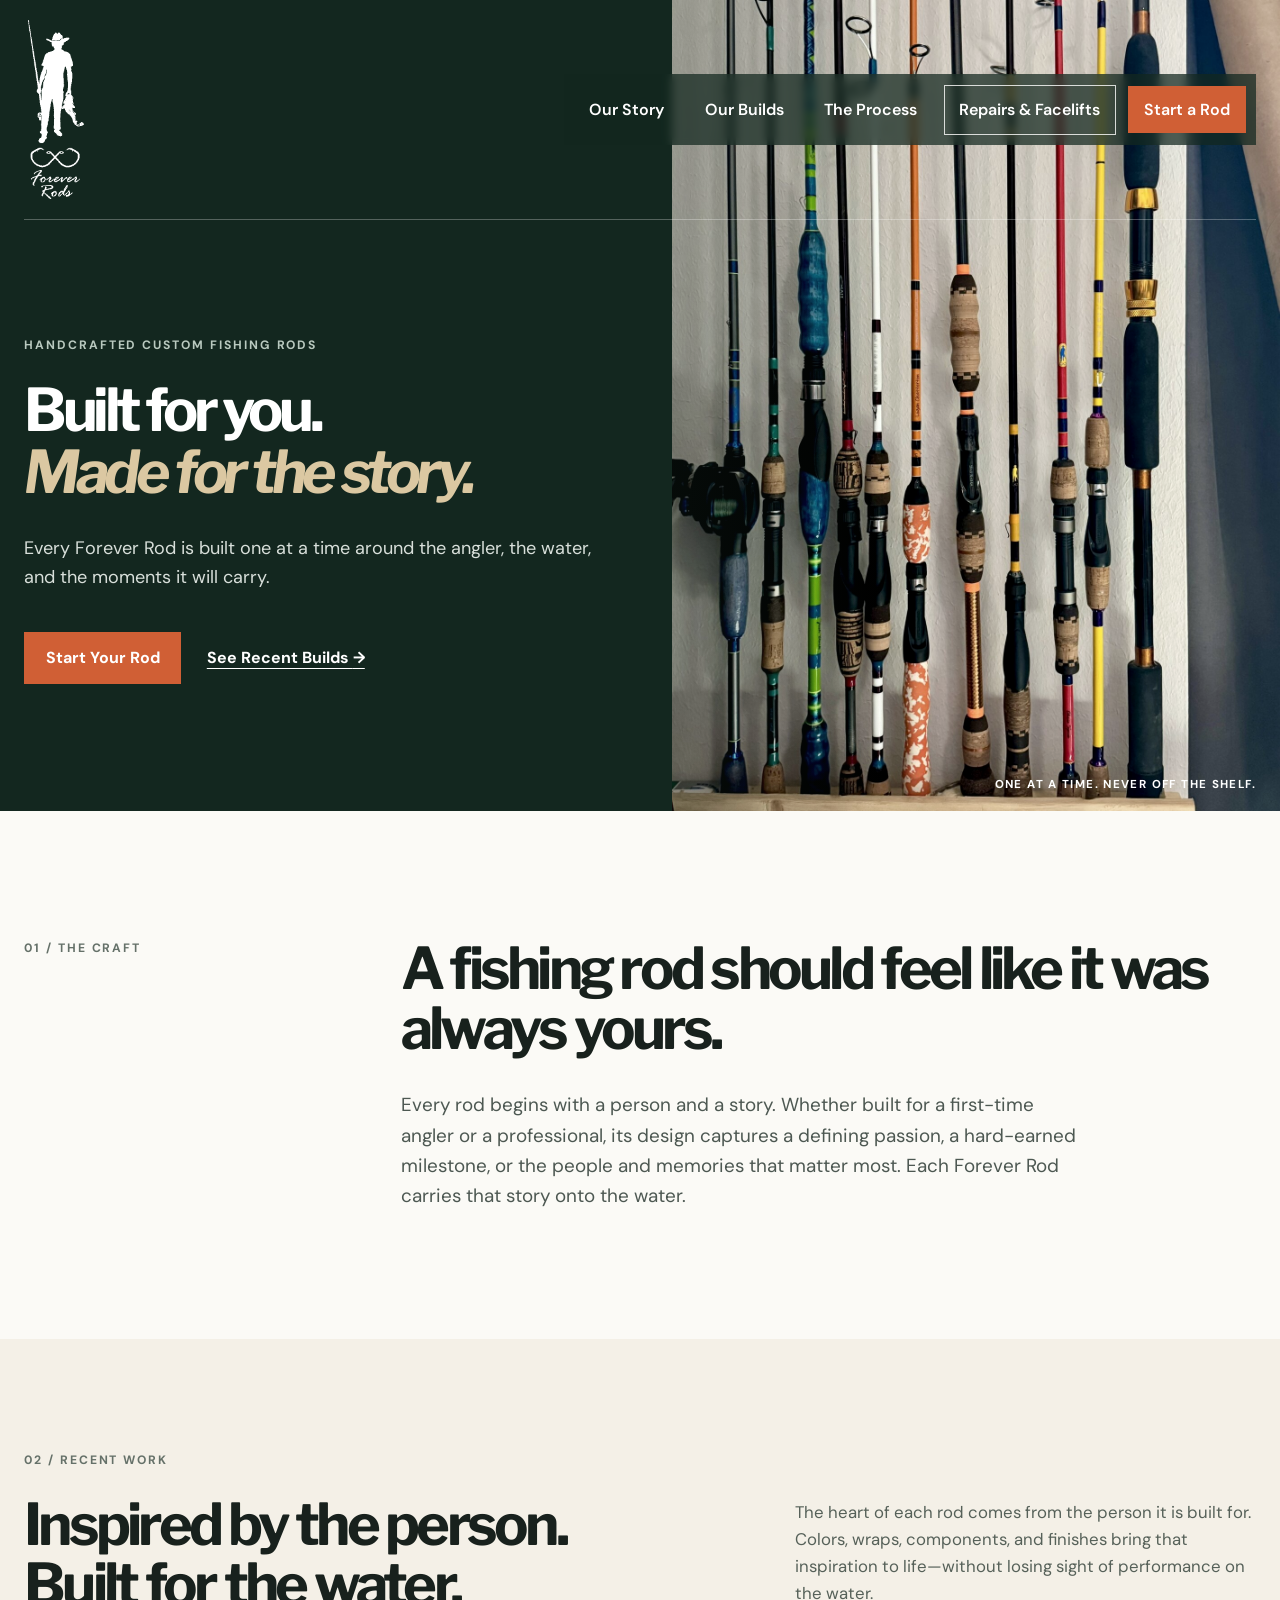
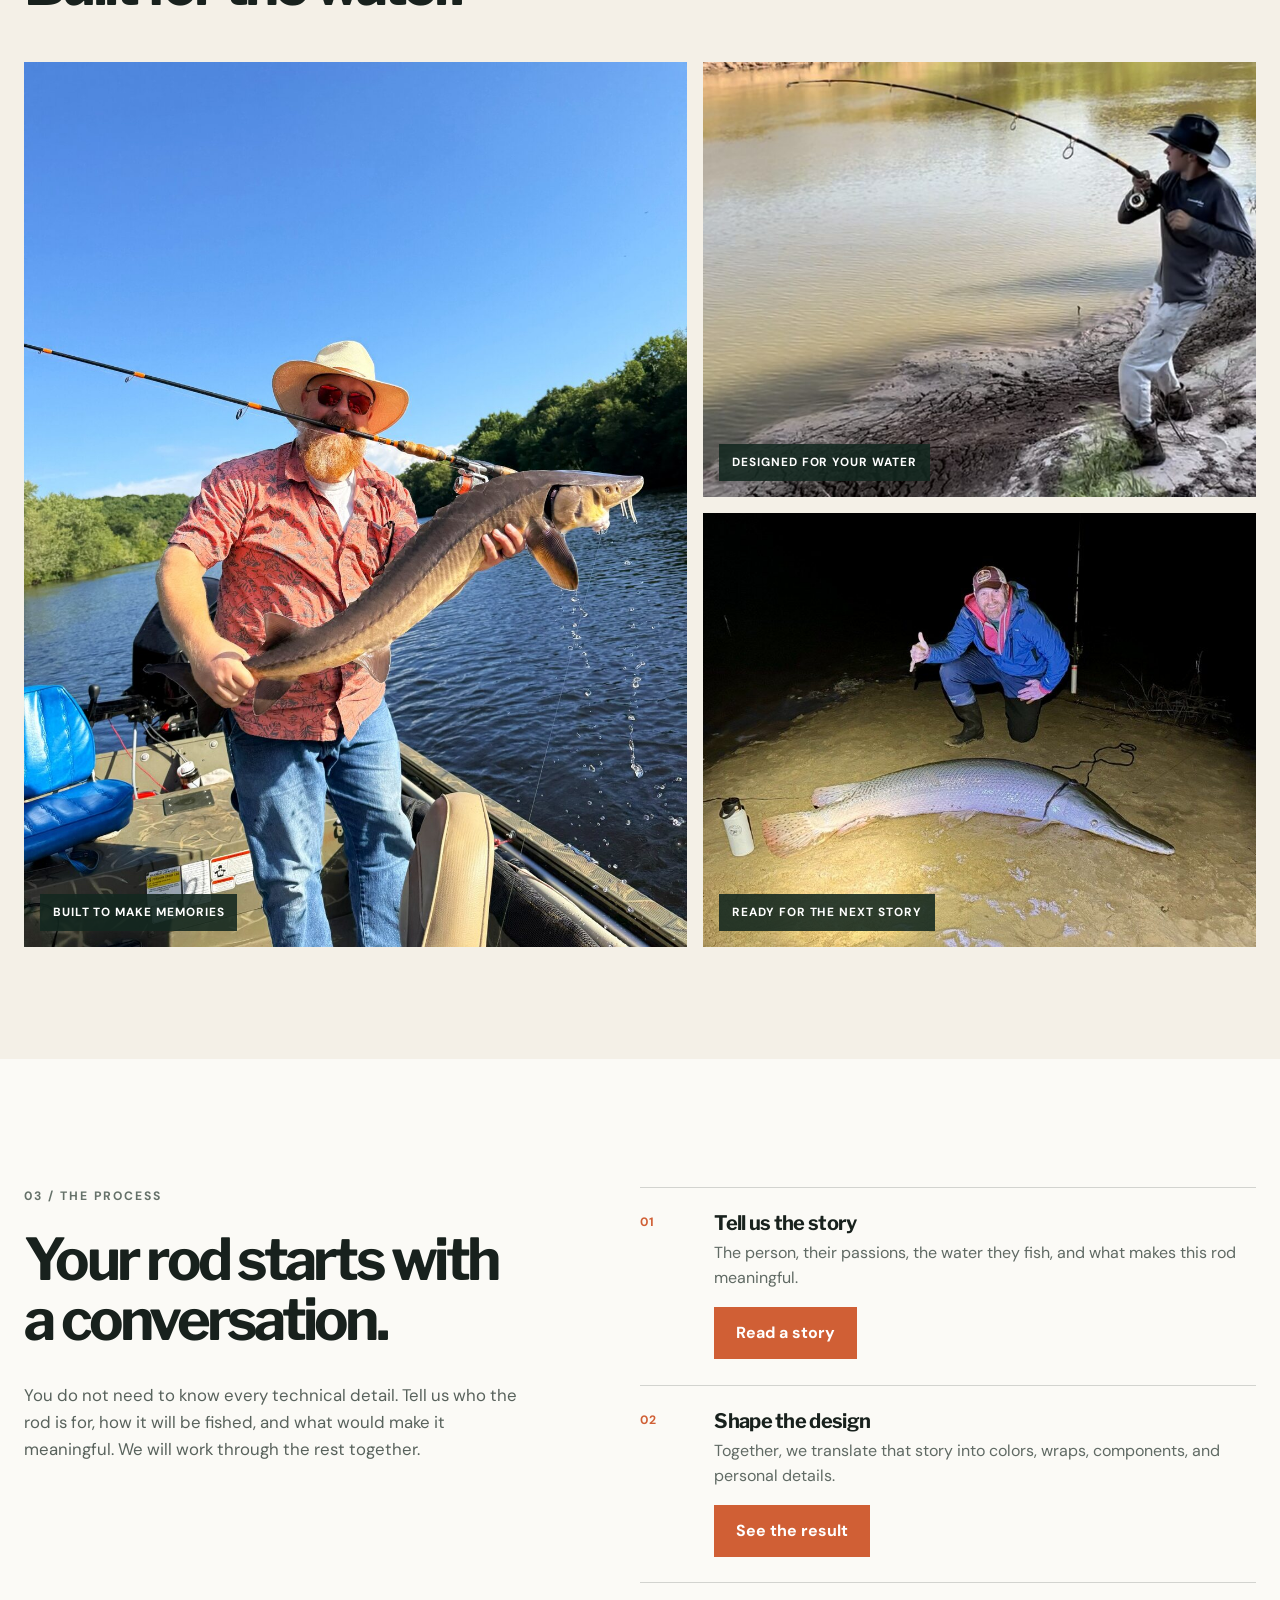
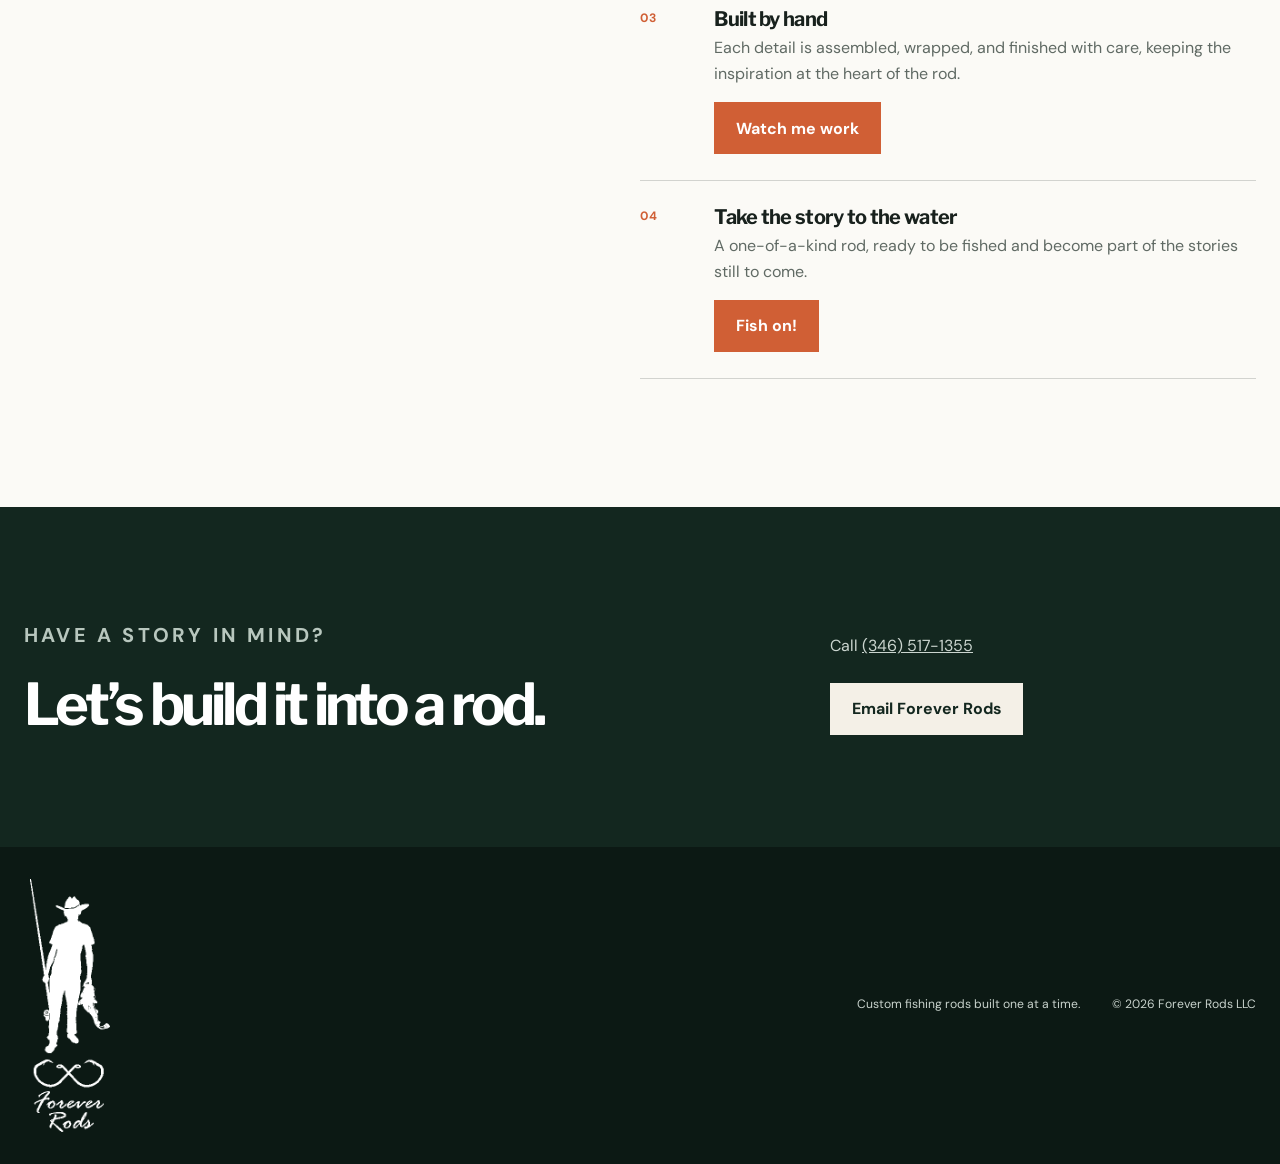
<file: index.html>
<!DOCTYPE html>
<html lang="en">
<head>
    <meta charset="UTF-8">
    <meta name="viewport" content="width=device-width, initial-scale=1.0">
    <meta name="description" content="Forever Rods builds one-of-a-kind custom fishing rods designed around the angler, the fishery, and the story behind every build.">
    <meta name="theme-color" content="#13271f">
    <title>Forever Rods | Custom Fishing Rods</title>
    <link rel="icon" href="favicon.svg" type="image/svg+xml">
    <link rel="preconnect" href="https://fonts.googleapis.com">
    <link rel="preconnect" href="https://fonts.gstatic.com" crossorigin>
    <link href="https://fonts.googleapis.com/css2?family=DM+Sans:wght@400;500;600;700&amp;family=Libre+Franklin:ital,wght@0,700;0,800;1,700&amp;display=swap" rel="stylesheet">
    <link rel="stylesheet" href="style.css?v=17">
</head>
<body>
    <a class="skip-link" href="#main">Skip to content</a>
    <header class="site-header">
        <a class="brand" href="#top" aria-label="Forever Rods home">
            <img src="Images/logo-white.png" alt="">
        </a>
        <nav aria-label="Main navigation">
            <a href="our-story.html">Our Story</a>
            <a href="our-builds.html">Our Builds</a>
            <a href="the-process.html">The Process</a>
            <a class="nav-repairs" href="repairs-and-facelifts.html"><span class="nav-repairs-full">Repairs &amp; Facelifts</span><span class="nav-repairs-short">Repairs</span></a>
            <a class="nav-cta" href="start-a-rod.html">Start a Rod</a>
        </nav>
    </header>

    <main id="main">
        <section class="hero" id="top">
            <div class="hero-copy">
                <p class="eyebrow">Handcrafted custom fishing rods</p>
                <h1>Built for you.<br><em>Made for the story.</em></h1>
                <p class="hero-lead">Every Forever Rod is built one at a time around the angler, the water, and the moments it will carry.</p>
                <div class="hero-actions">
                    <a class="button button-primary" href="start-a-rod.html">Start Your Rod</a>
                    <a class="text-link" href="our-builds.html">See Recent Builds <span aria-hidden="true">&#8594;</span></a>
                </div>
            </div>
            <div class="hero-visual">
                <img src="Images/hero-rods.jpg" alt="A collection of colorful handcrafted Forever Rods fishing rods" width="1350" height="1800">
                <p class="image-note">One at a time. Never off the shelf.</p>
            </div>
        </section>

        <section class="statement" id="craft">
            <p class="section-number">01 / The Craft</p>
            <div>
                <h2>A fishing rod should feel like it was always yours.</h2>
                <p>Every rod begins with a person and a story. Whether built for a first-time angler or a professional, its design captures a defining passion, a hard-earned milestone, or the people and memories that matter most. Each Forever Rod carries that story onto the water.</p>
            </div>
        </section>

        <section class="builds" id="builds">
            <div class="section-heading">
                <div>
                    <p class="section-number">02 / Recent Work</p>
                    <h2>Inspired by the person.<br>Built for the water.</h2>
                </div>
                <p>The heart of each rod comes from the person it is built for. Colors, wraps, components, and finishes bring that inspiration to life—without losing sight of performance on the water.</p>
            </div>
            <div class="gallery">
                <figure class="gallery-main">
                    <img src="Images/sturgeon-build.jpg" alt="Angler holding a large sturgeon caught on a custom fishing rod" width="1200" height="1600" loading="lazy">
                    <figcaption>Built to make memories</figcaption>
                </figure>
                <figure>
                    <img src="Images/action-cast.jpg" alt="Angler fighting a fish from a riverbank" width="1400" height="647" loading="lazy">
                    <figcaption>Designed for your water</figcaption>
                </figure>
                <figure id="ready-for-the-next-story">
                    <img src="Images/gar-catch.jpg" alt="Angler beside a large alligator gar caught at night" width="1400" height="647" loading="lazy">
                    <figcaption>Ready for the next story</figcaption>
                </figure>
            </div>
        </section>

        <section class="process" id="process">
            <div class="process-intro">
                <p class="section-number">03 / The Process</p>
                <h2>Your rod starts with a conversation.</h2>
                <p>You do not need to know every technical detail. Tell us who the rod is for, how it will be fished, and what would make it meaningful. We will work through the rest together.</p>
            </div>
            <ol class="process-steps">
                <li>
                    <span>01</span>
                    <div>
                        <h3>Tell us the story</h3>
                        <p>The person, their passions, the water they fish, and what makes this rod meaningful.</p>
                        <a class="button button-primary" href="our-builds.html#sturgeon-hunter">Read a story</a>
                    </div>
                </li>
                <li>
                    <span>02</span>
                    <div>
                        <h3>Shape the design</h3>
                        <p>Together, we translate that story into colors, wraps, components, and personal details.</p>
                        <a class="button button-primary" href="the-process.html#make-it-part-of-the-rod">See the result</a>
                    </div>
                </li>
                <li>
                    <span>03</span>
                    <div>
                        <h3>Built by hand</h3>
                        <p>Each detail is assembled, wrapped, and finished with care, keeping the inspiration at the heart of the rod.</p>
                        <a class="button button-primary" href="the-process.html#the-grip">Watch me work</a>
                    </div>
                </li>
                <li>
                    <span>04</span>
                    <div>
                        <h3>Take the story to the water</h3>
                        <p>A one-of-a-kind rod, ready to be fished and become part of the stories still to come.</p>
                        <a class="button button-primary" href="#ready-for-the-next-story">Fish on!</a>
                    </div>
                </li>
            </ol>
        </section>

        <section class="contact" id="contact">
            <div>
                <p class="eyebrow">Have a story in mind?</p>
                <h2>Let’s build it into a rod.</h2>
            </div>
            <div class="contact-details">
                <p>Call <a href="tel:+13465171355">(346) 517-1355</a></p>
                <a class="button button-light" href="mailto:foreverrodsco@gmail.com?subject=Custom%20Rod%20Inquiry">Email Forever Rods</a>
            </div>
        </section>
    </main>

    <footer>
        <a class="brand footer-brand" href="#top">
            <img src="Images/logo-white.png" alt="">
        </a>
        <p>Custom fishing rods built one at a time.</p>
        <p>&copy; 2026 Forever Rods LLC</p>
    </footer>
</body>
</html>
</file>
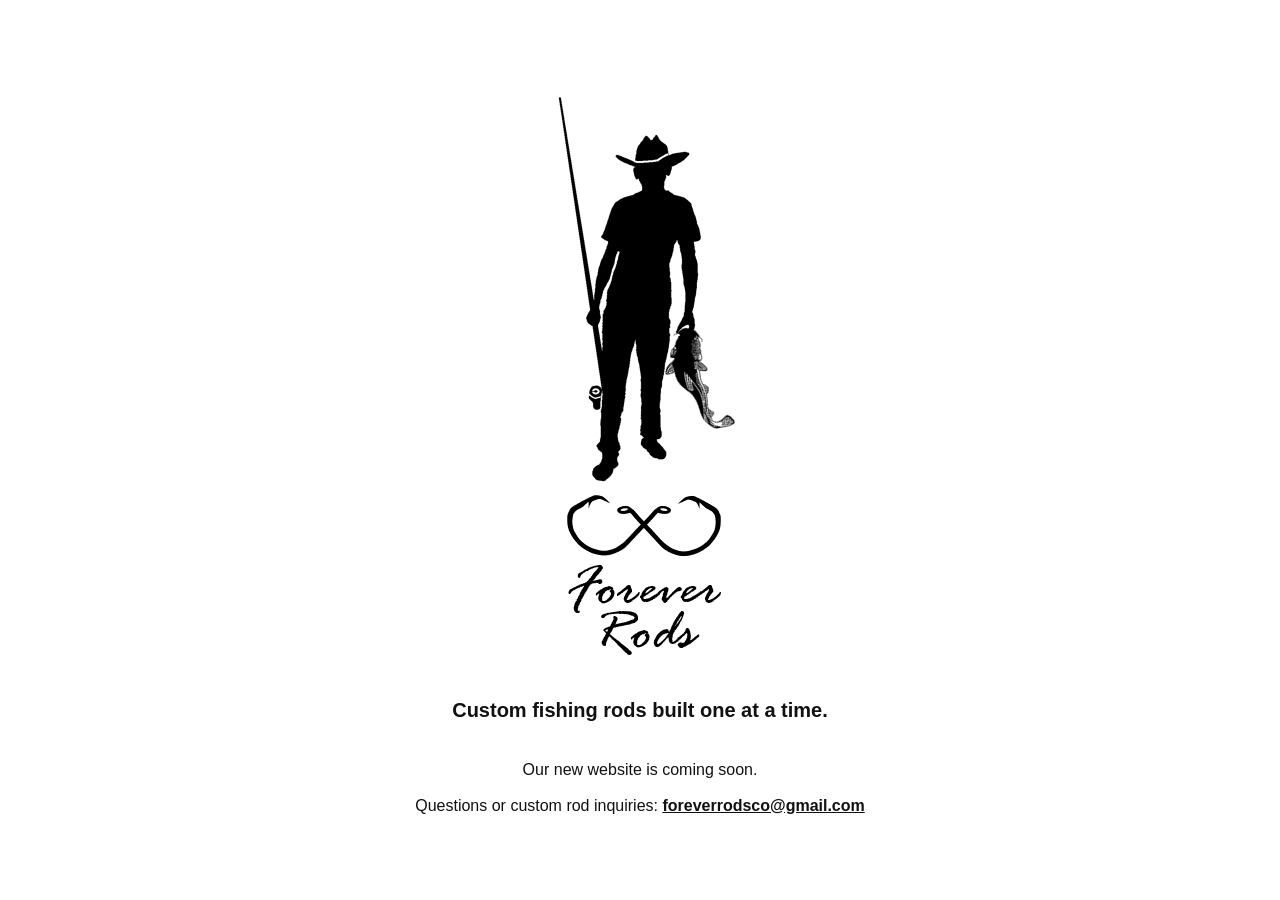
<file: coming-soon.html>
<!DOCTYPE html>
<html lang="en">
<head>
    <meta charset="UTF-8">
    <meta name="viewport" content="width=device-width, initial-scale=1.0">
    <title>Forever Rods</title>
    <link rel="stylesheet" href="coming-soon.css">
</head>
<body>
    <main class="coming-soon">
        <img src="Images/Logo.png" class="logo" alt="Forever Rods logo">
        <h2>Custom fishing rods built one at a time.</h2>
        <p>Our new website is coming soon.</p>
        <p>Questions or custom rod inquiries: <a href="mailto:foreverrodsco@gmail.com">foreverrodsco@gmail.com</a></p>
    </main>
</body>
</html>
</file>
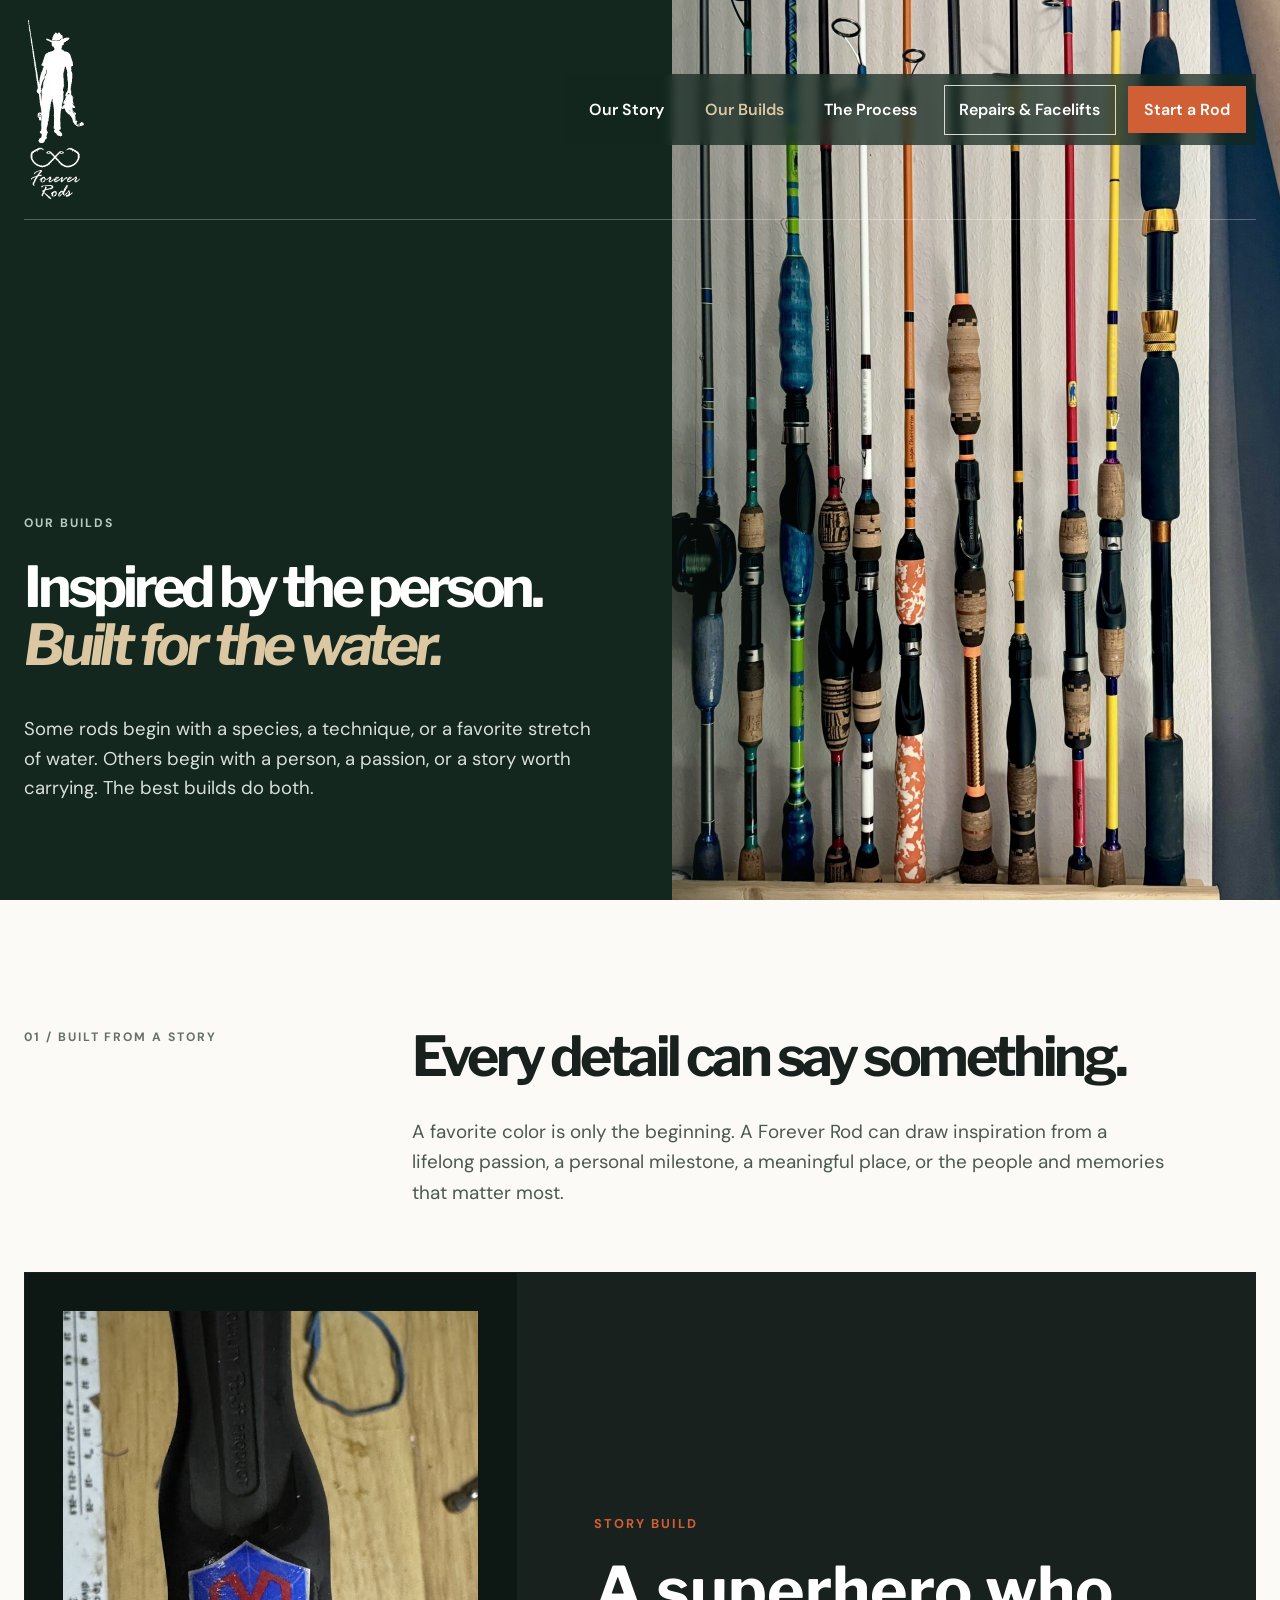
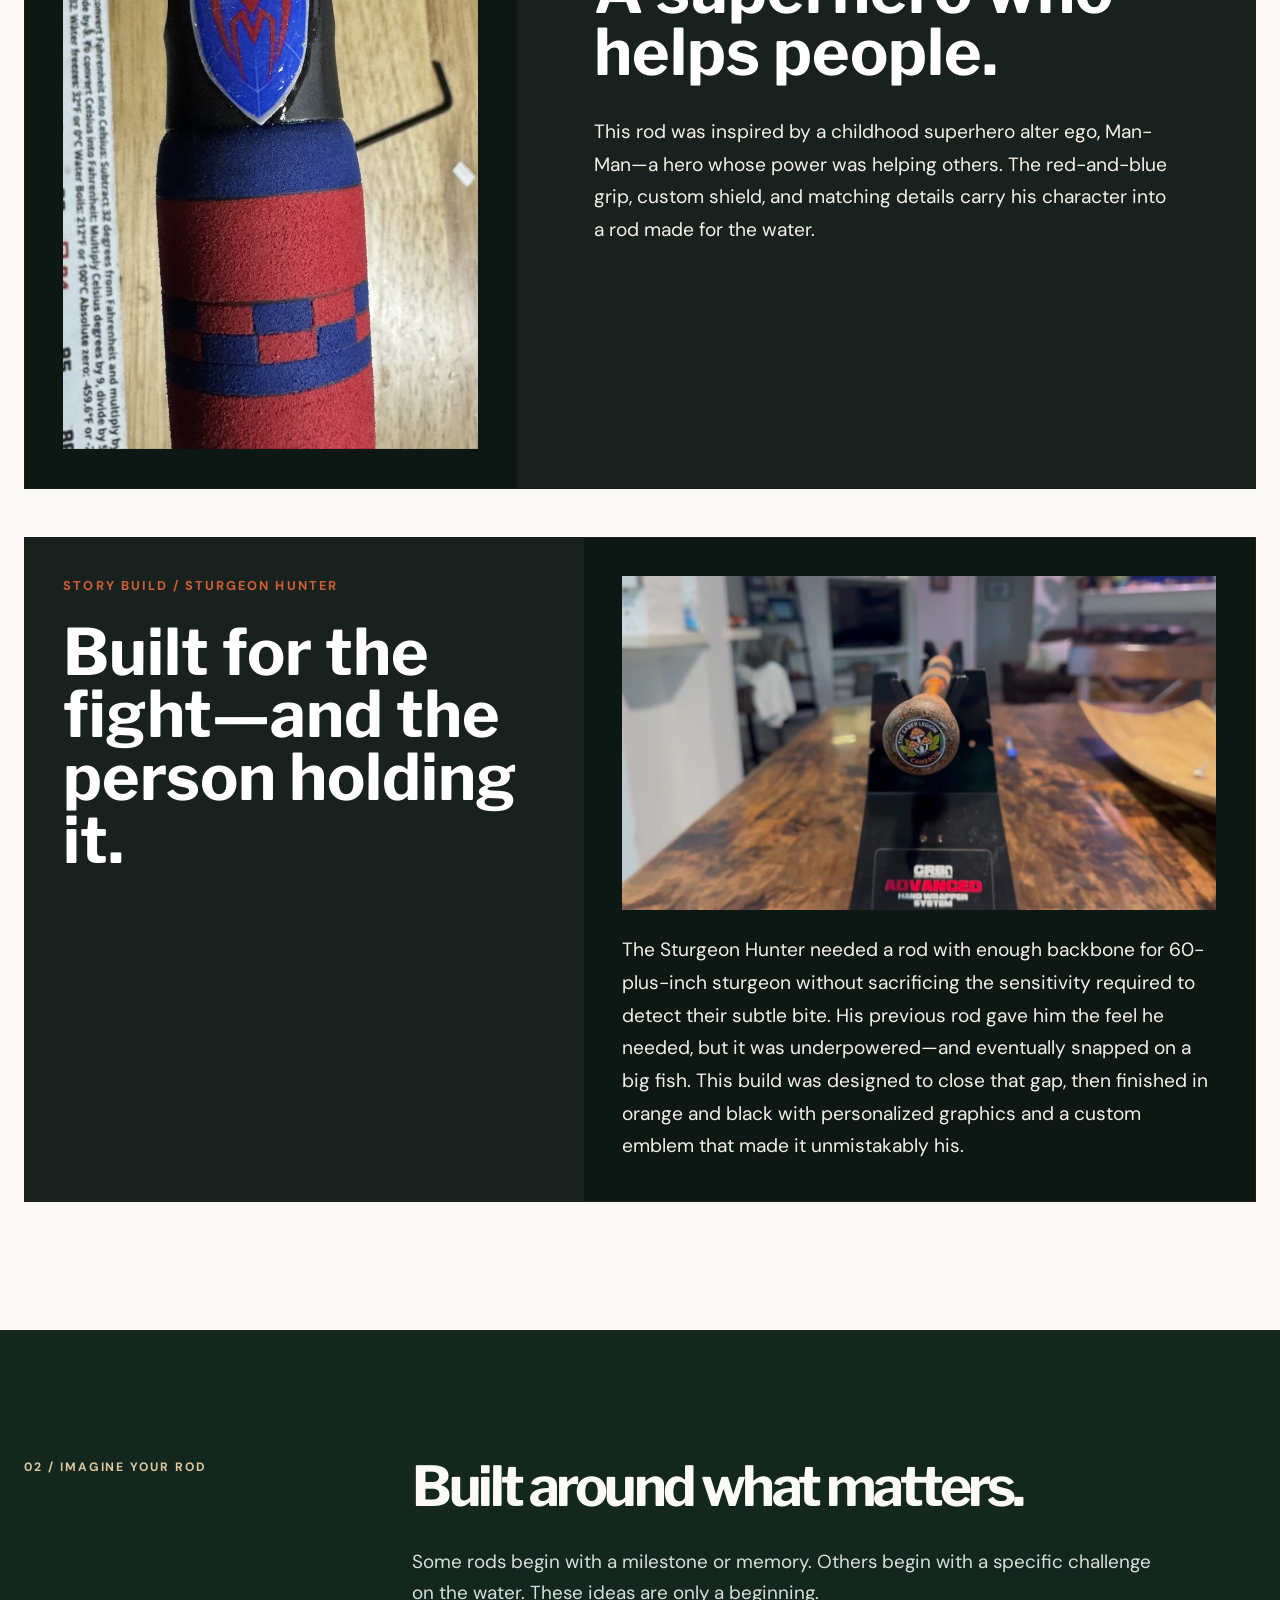
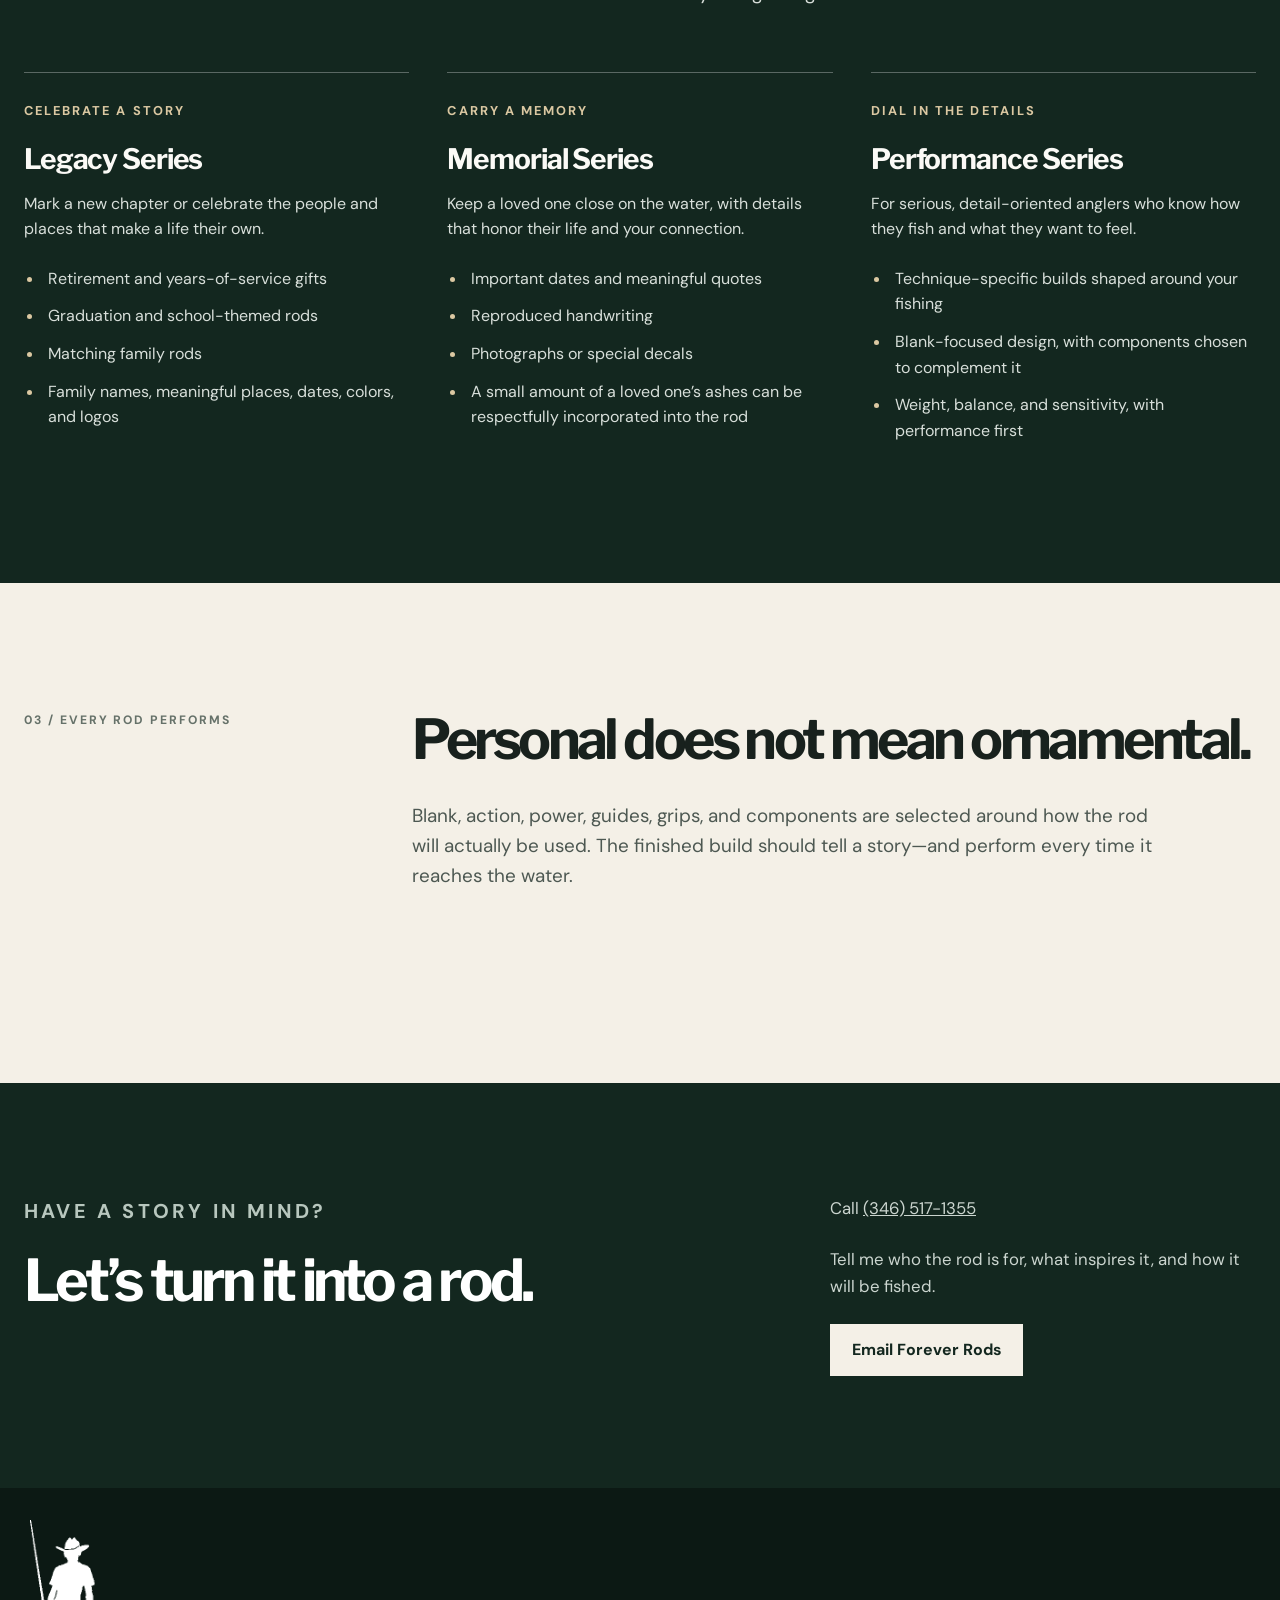
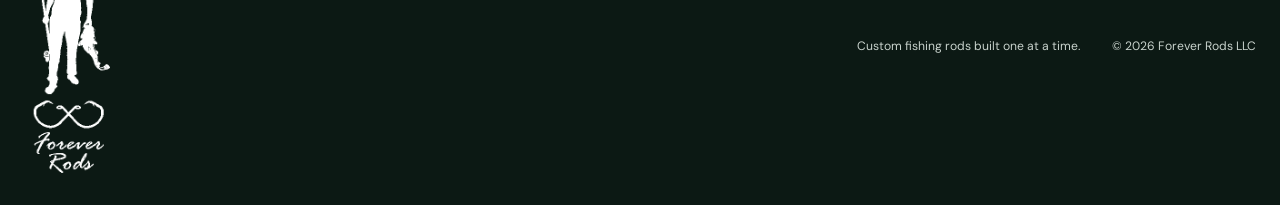
<file: our-builds.html>
<!DOCTYPE html>
<html lang="en">

<head>

    <meta charset="UTF-8">

    <meta
        name="viewport"
        content="width=device-width, initial-scale=1.0"
    >

    <meta
        name="description"
        content="Explore custom Forever Rods builds inspired by the angler, their story, and the water they fish."
    >

    <meta name="theme-color" content="#13271f">

    <title>Our Builds | Forever Rods</title>

    <link
        rel="icon"
        href="favicon.svg"
        type="image/svg+xml"
    >

    <link
        rel="preconnect"
        href="https://fonts.googleapis.com"
    >

    <link
        rel="preconnect"
        href="https://fonts.gstatic.com"
        crossorigin
    >

    <link
        href="https://fonts.googleapis.com/css2?family=DM+Sans:wght@400;500;600;700&amp;family=Libre+Franklin:ital,wght@0,700;0,800;1,700&amp;display=swap"
        rel="stylesheet"
    >

    <link rel="stylesheet" href="style.css?v=16">

</head>

<body>

    <a class="skip-link" href="#main">
        Skip to content
    </a>

    <header class="site-header builds-page-header">

        <a
            class="brand"
            href="index.html"
            aria-label="Forever Rods home"
        >
            <img src="Images/logo-white.png" alt="">
        </a>

        <nav aria-label="Main navigation">

            <a href="our-story.html">
                Our Story
            </a>

            <a
                href="our-builds.html"
                aria-current="page"
            >
                Our Builds
            </a>

            <a href="the-process.html">
                The Process
            </a>

            <a class="nav-repairs" href="repairs-and-facelifts.html"><span class="nav-repairs-full">Repairs &amp; Facelifts</span><span class="nav-repairs-short">Repairs</span></a>

            <a
                class="nav-cta"
                href="start-a-rod.html"
            >
                Start a Rod
            </a>

        </nav>

    </header>

    <main id="main">

        <section class="builds-page-hero" id="top">

            <div class="builds-page-hero-copy">

                <p class="eyebrow">
                    Our Builds
                </p>

                <h1>
                    Inspired by the person.<br>
                    <em>Built for the water.</em>
                </h1>

                <p>
                    Some rods begin with a species, a technique, or a favorite
                    stretch of water. Others begin with a person, a passion,
                    or a story worth carrying. The best builds do both.
                </p>

            </div>

            <div class="builds-page-hero-image">

                <img
                    src="Images/hero-rods.jpg"
                    alt="A collection of handcrafted custom fishing rods"
                    width="1350"
                    height="1800"
                >

            </div>

        </section>


        <section class="build-category story-builds">

            <div class="build-category-heading">

                <p class="section-number">
                    01 / Built from a story
                </p>

                <div>

                    <h2>
                        Every detail can say something.
                    </h2>

                    <p>
                        A favorite color is only the beginning. A Forever Rod
                        can draw inspiration from a lifelong passion, a personal
                        milestone, a meaningful place, or the people and memories
                        that matter most.
                    </p>

                </div>

            </div>

            <div class="story-build-grid">

                <article class="build-feature">
    <div class="build-feature-media">
        <video
            autoplay
            muted
            loop
            playsinline
            preload="metadata"
            poster="Images/superhero-build-poster.jpg"
            aria-label="Close-up views of the custom Man-Man superhero fishing rod"
        >
            <source src="Videos/superhero-build.mp4" type="video/mp4">
            Your browser does not support embedded video.
        </video>
    </div>

    <div class="build-feature-copy">
        <p class="build-label">Story Build</p>

        <h3>A superhero who helps people.</h3>

        <p>
            This rod was inspired by a childhood superhero alter ego,
            Man-Man—a hero whose power was helping others. The red-and-blue
            grip, custom shield, and matching details carry his character
            into a rod made for the water.
        </p>
    </div>
</article>

<article class="build-feature build-feature--reverse build-feature--landscape" id="sturgeon-hunter">
    <div class="build-feature-copy">
        <p class="build-label">Story Build / Sturgeon Hunter</p>

        <h3>Built for the fight—and the person holding it.</h3>

    </div>

    <div class="build-feature-media">
        <video
            autoplay
            muted
            loop
            playsinline
            preload="metadata"
            poster="Images/sturgeon-hunter-build-poster.jpg"
            aria-label="Close-up views of Cameron's custom sturgeon fishing rod"
        >
            <source src="Videos/sturgeon-hunter-build.mp4" type="video/mp4">
            Your browser does not support embedded video.
        </video>
        <p class="build-feature-description">
            The Sturgeon Hunter needed a rod with enough backbone for 60-plus-inch sturgeon
            without sacrificing the sensitivity required to detect their subtle bite.
            His previous rod gave him the feel he needed, but it was underpowered—and
            eventually snapped on a big fish. This build was designed to close that gap,
            then finished in orange and black with personalized graphics and a custom
            emblem that made it unmistakably his.
        </p>
    </div>
</article>
            </div>

        </section>


        <section class="build-category build-possibilities" aria-labelledby="possibilities-title">
            <div class="build-category-heading">
                <p class="section-number">02 / Imagine your rod</p>
                <div>
                    <h2 id="possibilities-title">Built around what matters.</h2>
                    <p>Some rods begin with a milestone or memory. Others begin with a specific challenge on the water. These ideas are only a beginning.</p>
                </div>
            </div>

            <div class="build-series-grid">
                <article class="build-series">
                    <p class="build-label">Celebrate a story</p>
                    <h3>Legacy Series</h3>
                    <p>Mark a new chapter or celebrate the people and places that make a life their own.</p>
                    <ul>
                        <li>Retirement and years-of-service gifts</li>
                        <li>Graduation and school-themed rods</li>
                        <li>Matching family rods</li>
                        <li>Family names, meaningful places, dates, colors, and logos</li>
                    </ul>
                </article>

                <article class="build-series">
                    <p class="build-label">Carry a memory</p>
                    <h3>Memorial Series</h3>
                    <p>Keep a loved one close on the water, with details that honor their life and your connection.</p>
                    <ul>
                        <li>Important dates and meaningful quotes</li>
                        <li>Reproduced handwriting</li>
                        <li>Photographs or special decals</li>
                        <li>A small amount of a loved one&rsquo;s ashes can be respectfully incorporated into the rod</li>
                    </ul>
                </article>

                <article class="build-series">
                    <p class="build-label">Dial in the details</p>
                    <h3>Performance Series</h3>
                    <p>For serious, detail-oriented anglers who know how they fish and what they want to feel.</p>
                    <ul>
                        <li>Technique-specific builds shaped around your fishing</li>
                        <li>Blank-focused design, with components chosen to complement it</li>
                        <li>Weight, balance, and sensitivity, with performance first</li>
                    </ul>
                </article>
            </div>

        </section>

        <section class="build-category performance-builds">

            <div class="build-category-heading">

                <p class="section-number">
                    03 / Every rod performs
                </p>

                <div>

                    <h2>
                        Personal does not mean ornamental.
                    </h2>

                    <p>
                        Blank, action, power, guides, grips, and components are
                        selected around how the rod will actually be used. The
                        finished build should tell a story—and perform every
                        time it reaches the water.
                    </p>

                </div>

            </div>

            <div class="performance-build-grid">

                <!-- Performance builds will go here. -->

            </div>

        </section>


        <section class="contact builds-page-contact">

            <div>

                <p class="eyebrow">
                    Have a story in mind?
                </p>

                <h2>
                    Let’s turn it into a rod.
                </h2>

            </div>

            <div class="contact-details">
                <p>Call <a href="tel:+13465171355">(346) 517-1355</a></p>

                <p>
                    Tell me who the rod is for, what inspires it, and how
                    it will be fished.
                </p>

                <a
                    class="button button-light"
                    href="mailto:foreverrodsco@gmail.com?subject=Custom%20Rod%20Inquiry"
                >
                    Email Forever Rods
                </a>


            </div>

        </section>

    </main>

    <footer>

        <a
            class="brand footer-brand"
            href="index.html"
            aria-label="Forever Rods home"
        >
            <img src="Images/logo-white.png" alt="">
        </a>

        <p>
            Custom fishing rods built one at a time.
        </p>

        <p>
            &copy; 2026 Forever Rods LLC
        </p>

    </footer>

</body>

</html>
</file>
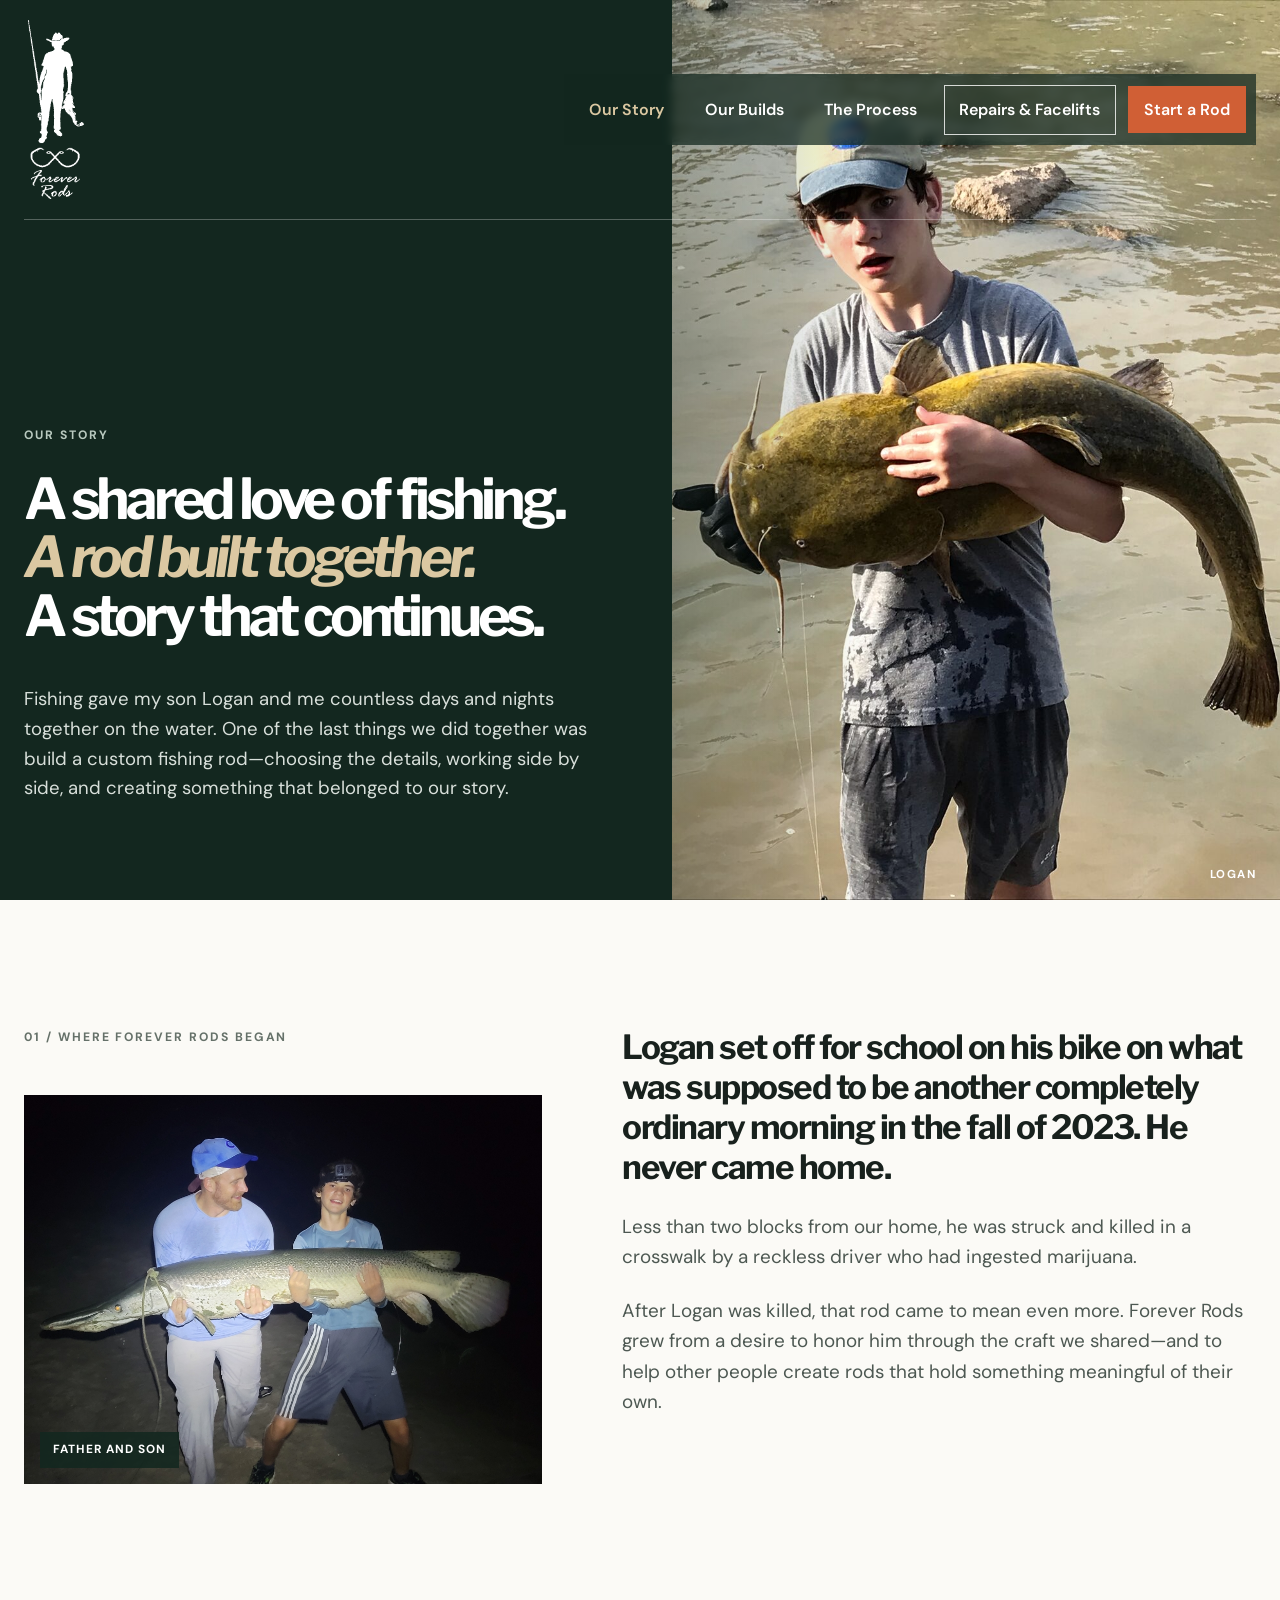
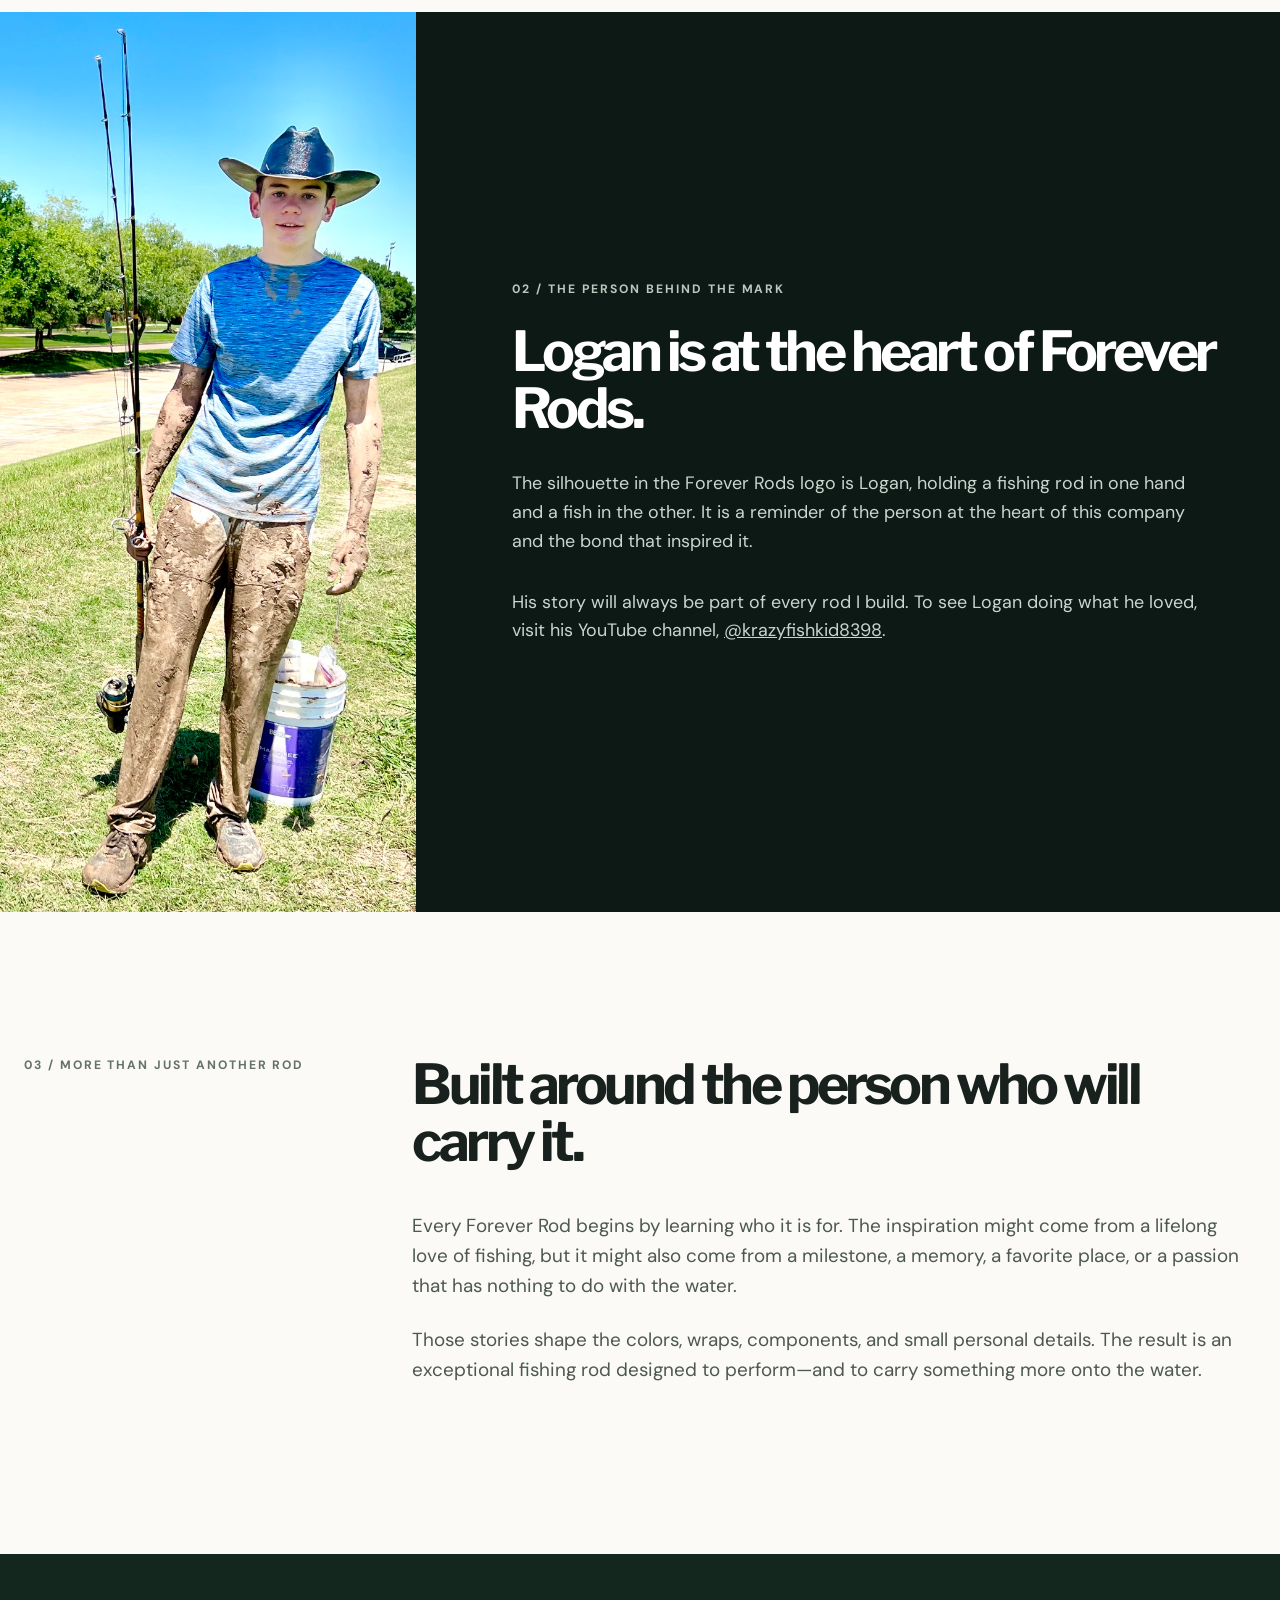
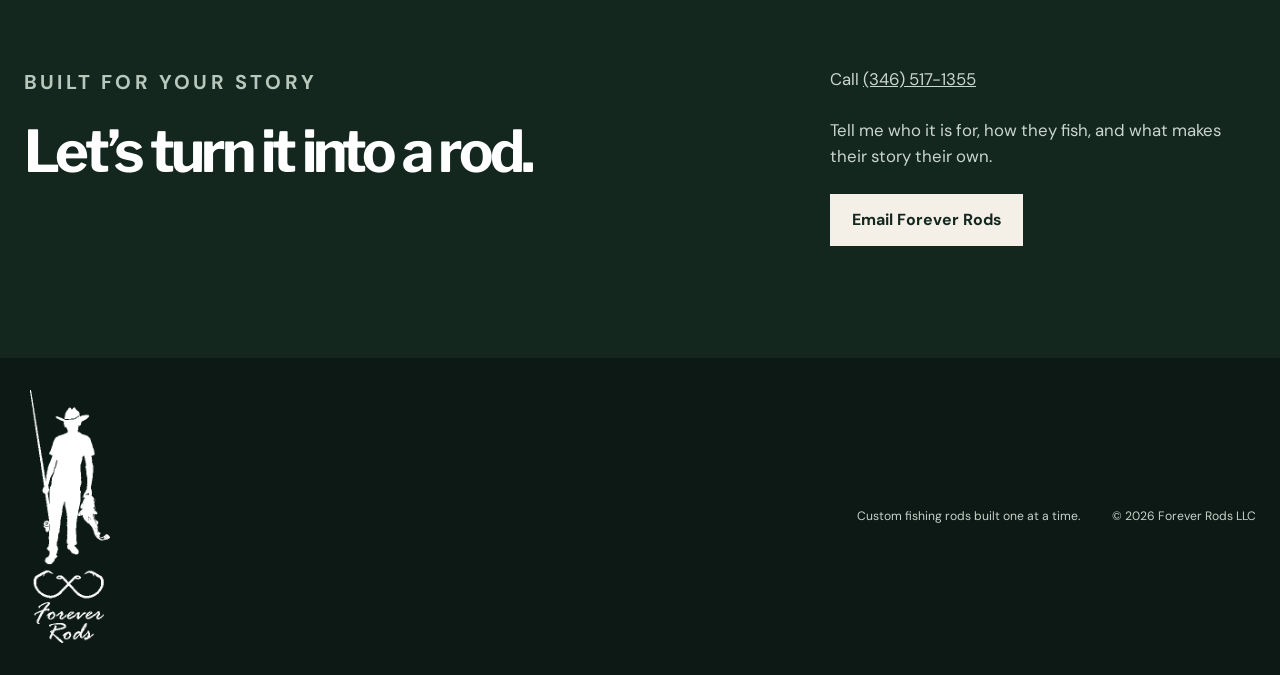
<file: our-story.html>
<!DOCTYPE html>
<html lang="en">

<head>
    <meta charset="UTF-8">
    <meta name="viewport" content="width=device-width, initial-scale=1.0">

    <meta
        name="description"
        content="The story behind Forever Rods—a custom fishing rod company inspired by Logan and a shared love of fishing."
    >

    <meta name="theme-color" content="#13271f">

    <title>Our Story | Forever Rods</title>

    <link rel="icon" href="favicon.svg" type="image/svg+xml">

    <link rel="preconnect" href="https://fonts.googleapis.com">
    <link rel="preconnect" href="https://fonts.gstatic.com" crossorigin>

    <link
        href="https://fonts.googleapis.com/css2?family=DM+Sans:wght@400;500;600;700&amp;family=Libre+Franklin:ital,wght@0,700;0,800;1,700&amp;display=swap"
        rel="stylesheet"
    >

    <link rel="stylesheet" href="style.css?v=16">
</head>

<body>

    <a class="skip-link" href="#main">Skip to content</a>

    <header class="site-header story-header">

        <a class="brand" href="index.html" aria-label="Forever Rods home">
            <img src="Images/logo-white.png" alt="">
        </a>

        <nav aria-label="Main navigation">
            <a href="our-story.html" aria-current="page">Our Story</a>
            <a href="our-builds.html">Our Builds</a>
            <a href="the-process.html">The Process</a>
            <a class="nav-repairs" href="repairs-and-facelifts.html"><span class="nav-repairs-full">Repairs &amp; Facelifts</span><span class="nav-repairs-short">Repairs</span></a>
            <a class="nav-cta" href="start-a-rod.html">Start a Rod</a>
        </nav>

    </header>

    <main id="main">

        <section class="story-hero" id="top">

            <div class="story-hero-copy">

                <p class="eyebrow">Our Story</p>

                <h1>
                    A shared love of fishing.<br>
                    <em>A rod built together.</em><br>
                    A story that continues.
                </h1>

                <p>
                    Fishing gave my son Logan and me countless days and nights
                    together on the water. One of the last things we did together
                    was build a custom fishing rod—choosing the details, working
                    side by side, and creating something that belonged to our story.
                </p>

            </div>

            <figure class="story-hero-image">

                <img
                    src="Images/featured-catch.jpg"
                    alt="Logan holding a large catfish beside the water"
                    width="1050"
                    height="1400"
                >

    <figcaption>Logan</figcaption>

</figure>

        </section>

        <section class="story-chapter story-origin">

            <p class="section-number">
                01 / Where Forever Rods began
            </p>

            <div class="story-prose">

                <p class="story-lead">
                    Logan set off for school on his bike on what was supposed
                    to be another completely ordinary morning in the fall of
                    2023. He never came home.
                </p>

                <p>
                    Less than two blocks from our home, he was struck and killed
                    in a crosswalk by a reckless driver who had ingested marijuana.
                </p>

                <p>
                    After Logan was killed, that rod came to mean even more.
                    Forever Rods grew from a desire to honor him through the craft
                    we shared—and to help other people create rods that hold
                    something meaningful of their own.
                </p>

            </div>

                <figure class="story-wide-image">

                    <img
                        src="Images/logan-gar.JPEG"
                        alt="First 7-footer"
                        width="1008"
                        height="756"
                        loading="lazy"
                    >

                    <figcaption>Father and son</figcaption>

                </figure>  



        </section>

        <section class="story-mark">

            <div class="story-mark-image">

                <img
                    src="Images/logan-logo-inspiration.jpeg"
                    alt="Logan wearing his cowboy hat and holding fishing rods after a muddy day of fishing"
                    width="797"
                    height="1459"
                    loading="lazy"
                >

            </div>

            <div class="story-mark-copy">

                <p class="section-number">
                    02 / The person behind the mark
                </p>

                <h2>
                    Logan is at the heart of Forever Rods.
                </h2>

                <p>
                    The silhouette in the Forever Rods logo is Logan, holding
                    a fishing rod in one hand and a fish in the other. It is a
                    reminder of the person at the heart of this company and the
                    bond that inspired it.
                </p>

                <p>
                    His story will always be part of every rod I build.  To see Logan doing what he loved, visit his YouTube channel,
                    <a href="https://www.youtube.com/@krazyfishkid8398"
                    target="_blank"
                    rel="noopener noreferrer">@krazyfishkid8398</a>.
                </p>

            </div>

        </section>

        <section class="story-chapter story-purpose">

            <p class="section-number">
                03 / More than just another rod
            </p>

            <div class="story-prose">

                <h2>
                    Built around the person who will carry it.
                </h2>

                <p>
                    Every Forever Rod begins by learning who it is for. The
                    inspiration might come from a lifelong love of fishing,
                    but it might also come from a milestone, a memory, a
                    favorite place, or a passion that has nothing to do with
                    the water.
                </p>

                <p>
                    Those stories shape the colors, wraps, components, and
                    small personal details. The result is an exceptional
                    fishing rod designed to perform—and to carry something
                    more onto the water.
                </p>

            </div>

        </section>

        <section class="contact story-contact">

            <div>

                <p class="eyebrow">
                    Built for your story
                </p>

                <h2>
                    Let’s turn it into a rod.
                </h2>

            </div>

            <div class="contact-details">
                <p>Call <a href="tel:+13465171355">(346) 517-1355</a></p>

                <p>
                    Tell me who it is for, how they fish, and what makes
                    their story their own.
                </p>

                <a
                    class="button button-light"
                    href="mailto:foreverrodsco@gmail.com?subject=Custom%20Rod%20Inquiry"
                >
                    Email Forever Rods
                </a>


            </div>

        </section>

    </main>

    <footer>

        <a
            class="brand footer-brand"
            href="index.html"
            aria-label="Forever Rods home"
        >
            <img src="Images/logo-white.png" alt="">
        </a>

        <p>Custom fishing rods built one at a time.</p>

        <p>&copy; 2026 Forever Rods LLC</p>

    </footer>

</body>

</html>
</file>
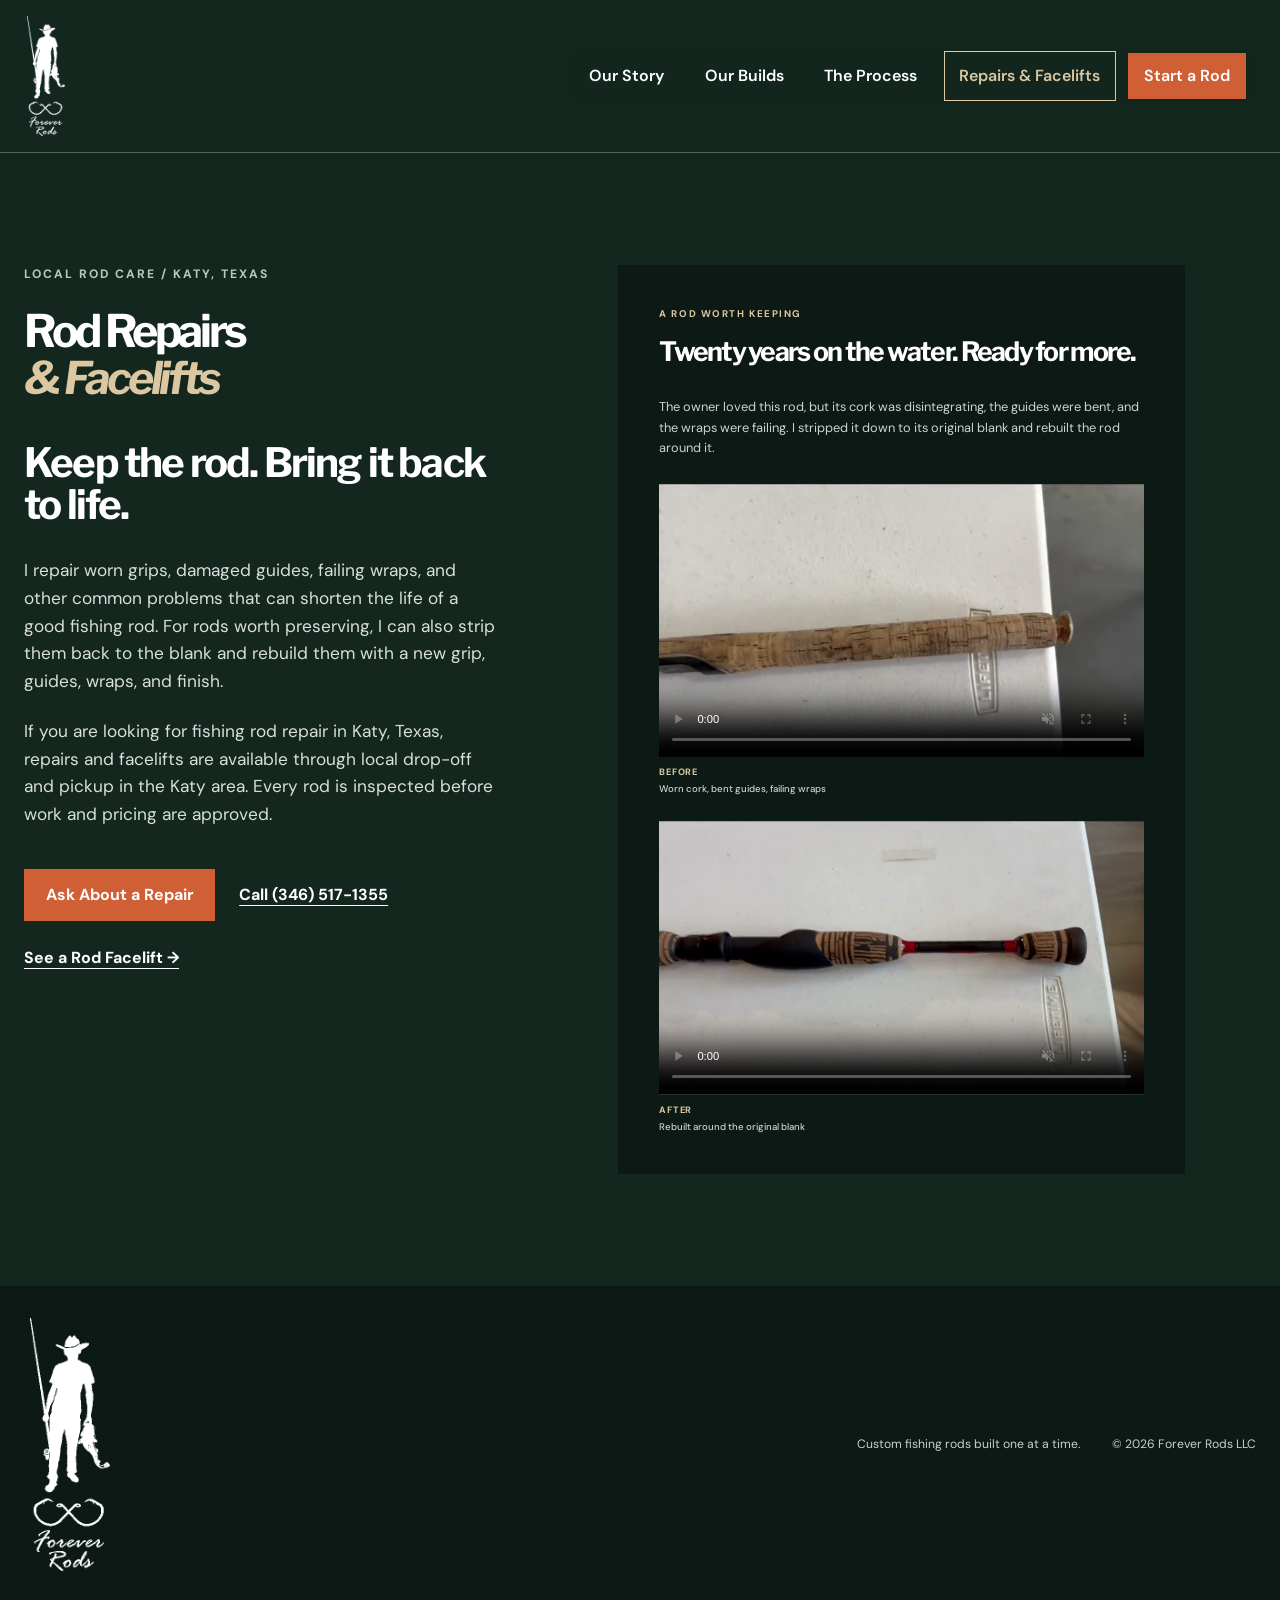
<file: repairs-and-facelifts.html>
<!DOCTYPE html>
<html lang="en">
<head>
    <meta charset="UTF-8">
    <meta name="viewport" content="width=device-width, initial-scale=1.0">
    <meta name="description" content="Forever Rods offers fishing rod repair in Katy, Texas, including grip and guide repairs and complete rod facelifts through local drop-off and pickup.">
    <meta name="theme-color" content="#13271f">
    <title>Rod Repairs &amp; Facelifts | Forever Rods</title>
    <link rel="icon" href="favicon.svg" type="image/svg+xml">
    <link rel="preconnect" href="https://fonts.googleapis.com">
    <link rel="preconnect" href="https://fonts.gstatic.com" crossorigin>
    <link href="https://fonts.googleapis.com/css2?family=DM+Sans:wght@400;500;600;700&amp;family=Libre+Franklin:ital,wght@0,700;0,800;1,700&amp;display=swap" rel="stylesheet">
    <link rel="stylesheet" href="style.css?v=16">
</head>
<body>
    <a class="skip-link" href="#main">Skip to content</a>
    <header class="site-header repair-page-header" id="top">
        <a class="brand" href="index.html" aria-label="Forever Rods home">
            <img src="Images/logo-white.png" alt="">
        </a>
        <nav aria-label="Main navigation">
            <a href="our-story.html">Our Story</a>
            <a href="our-builds.html">Our Builds</a>
            <a href="the-process.html">The Process</a>
            <a class="nav-repairs" href="repairs-and-facelifts.html" aria-current="page"><span class="nav-repairs-full">Repairs &amp; Facelifts</span><span class="nav-repairs-short">Repairs</span></a>
            <a class="nav-cta" href="start-a-rod.html">Start a Rod</a>
        </nav>
    </header>

    <main id="main">
        <section class="repairs repair-page" aria-labelledby="repairs-title">
            <div class="repairs-inner">
                <div class="repairs-copy">
                    <p class="section-number">Local rod care / Katy, Texas</p>
                    <h1 id="repairs-title">Rod Repairs<br><em>&amp; Facelifts</em></h1>
                    <h2>Keep the rod. Bring it back to life.</h2>
                    <p>I repair worn grips, damaged guides, failing wraps, and other common problems that can shorten the life of a good fishing rod. For rods worth preserving, I can also strip them back to the blank and rebuild them with a new grip, guides, wraps, and finish.</p>
                    <p>If you are looking for fishing rod repair in Katy, Texas, repairs and facelifts are available through local drop-off and pickup in the Katy area. Every rod is inspected before work and pricing are approved.</p>
                    <div class="repairs-actions">
                        <a class="button button-primary" href="mailto:foreverrodsco@gmail.com?subject=Rod%20Repair%20Inquiry">Ask About a Repair</a>
                        <a class="text-link" href="tel:+13465171355">Call (346) 517-1355</a>
                        <a class="text-link" href="#rod-facelift">See a Rod Facelift <span aria-hidden="true">&#8594;</span></a>
                    </div>
                </div>
                <div class="facelift-story" id="rod-facelift">
                    <p class="facelift-label">A rod worth keeping</p>
                    <h2>Twenty years on the water. Ready for more.</h2>
                    <p>The owner loved this rod, but its cork was disintegrating, the guides were bent, and the wraps were failing. I stripped it down to its original blank and rebuilt the rod around it.</p>
                    <div class="facelift-videos">
                        <figure>
                            <video data-facelift-video controls autoplay muted loop preload="auto" playsinline poster="Videos/rod-facelift-before-poster.jpg" aria-label="Rod before its facelift, showing the worn cork and damaged components">
                                <source src="Videos/rod-facelift-before-silent.mp4" type="video/mp4">
                                Your browser does not support video playback.
                            </video>
                            <figcaption>Before <span>Worn cork, bent guides, failing wraps</span></figcaption>
                        </figure>
                        <figure>
                            <video data-facelift-video controls autoplay muted loop preload="auto" playsinline poster="Videos/rod-facelift-after-poster.jpg" aria-label="Rod after its facelift, rebuilt around the original blank">
                                <source src="Videos/rod-facelift-after-silent.mp4" type="video/mp4">
                                Your browser does not support video playback.
                            </video>
                            <figcaption>After <span>Rebuilt around the original blank</span></figcaption>
                        </figure>
                    </div>
                </div>
            </div>
        </section>
    </main>

    <footer>
        <a class="brand footer-brand" href="index.html" aria-label="Forever Rods home">
            <img src="Images/logo-white.png" alt="">
        </a>
        <p>Custom fishing rods built one at a time.</p>
        <p>&copy; 2026 Forever Rods LLC</p>
    </footer>
    <script>
        const faceliftVideos = [...document.querySelectorAll('[data-facelift-video]')];
        faceliftVideos.forEach(video => video.pause());
        Promise.all(faceliftVideos.map(video => video.readyState >= 2
            ? Promise.resolve()
            : new Promise(resolve => video.addEventListener('loadeddata', resolve, { once: true }))
        )).then(() => {
            faceliftVideos.forEach(video => { video.currentTime = 0; });
            faceliftVideos.forEach(video => video.play().catch(() => {}));
        });
    </script>
</body>
</html>
</file>
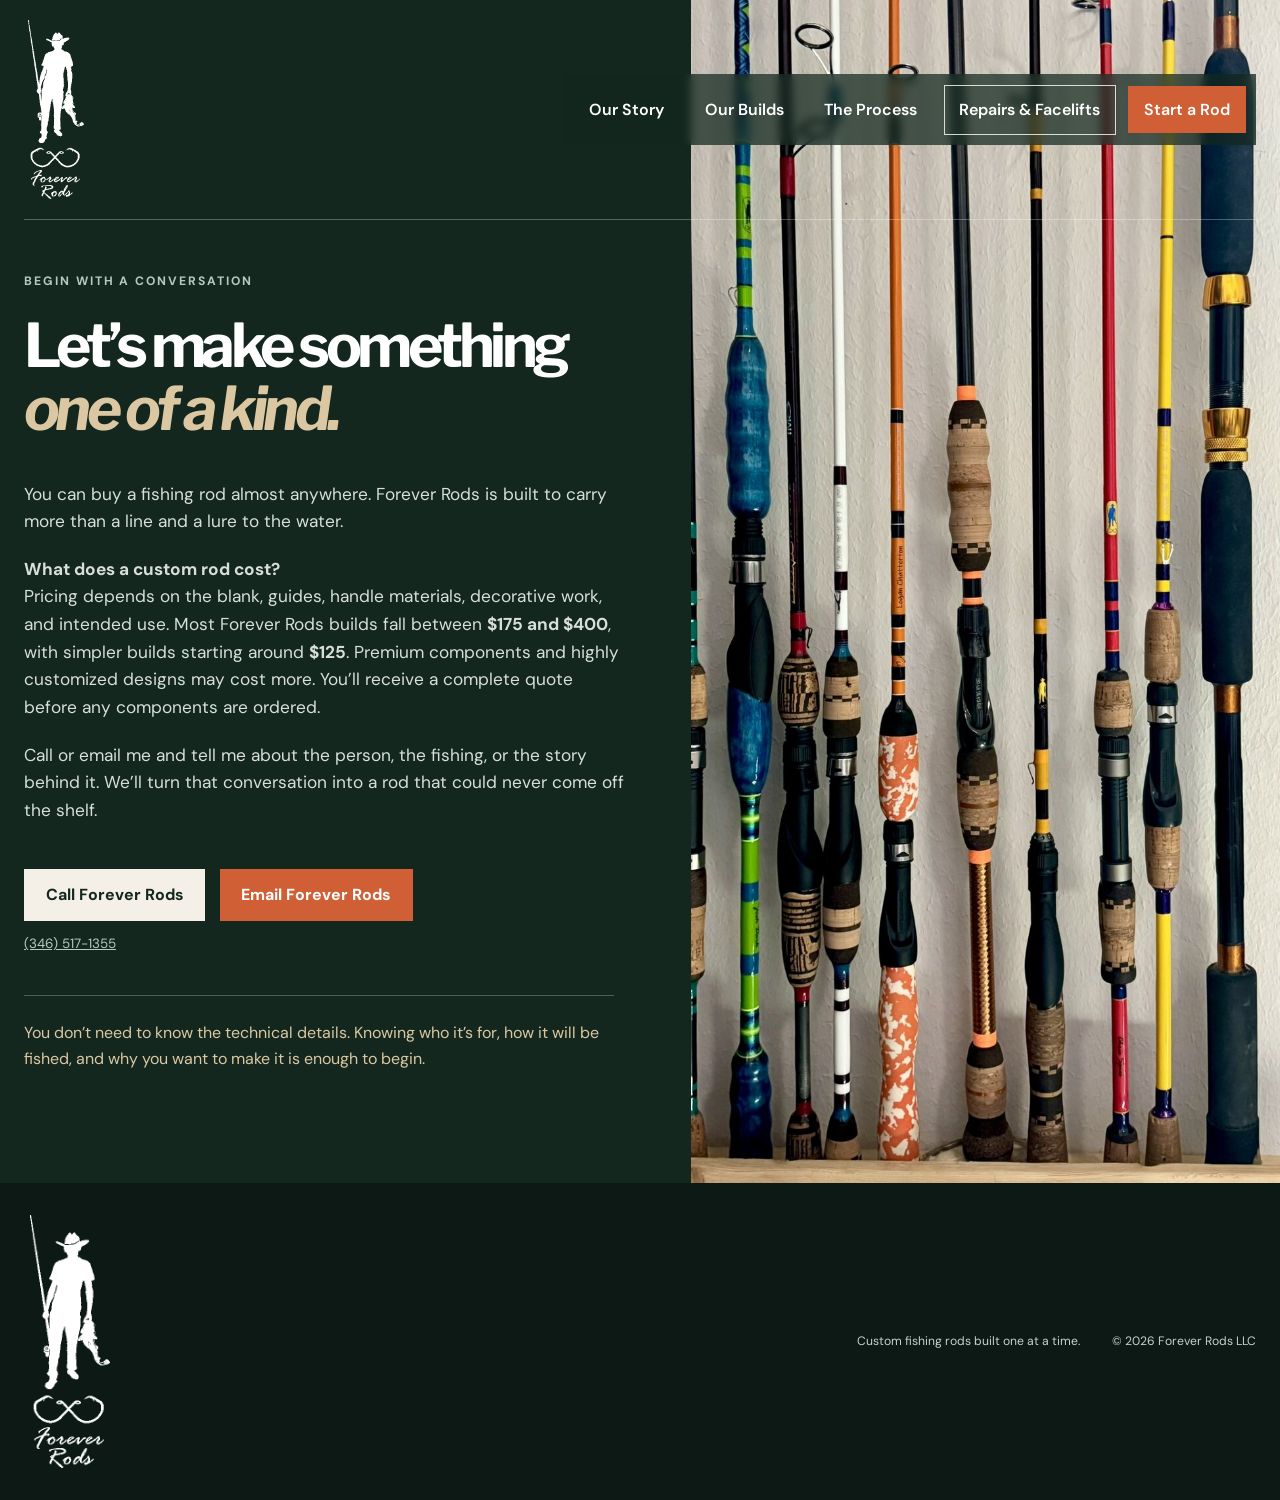
<file: start-a-rod.html>
<!DOCTYPE html>
<html lang="en">
<head>
    <meta charset="UTF-8">
    <meta name="viewport" content="width=device-width, initial-scale=1.0">
    <meta name="description" content="Start a one-of-a-kind custom fishing rod with Forever Rods. Call or email to share the person, the fishing, and the story behind your rod.">
    <meta name="theme-color" content="#13271f">
    <title>Start a Rod | Forever Rods</title>
    <link rel="icon" href="favicon.svg" type="image/svg+xml">
    <link rel="preconnect" href="https://fonts.googleapis.com">
    <link rel="preconnect" href="https://fonts.gstatic.com" crossorigin>
    <link href="https://fonts.googleapis.com/css2?family=DM+Sans:wght@400;500;600;700&amp;family=Libre+Franklin:ital,wght@0,700;0,800;1,700&amp;display=swap" rel="stylesheet">
    <link rel="stylesheet" href="style.css?v=16">
</head>
<body>
    <a class="skip-link" href="#main">Skip to content</a>
    <header class="site-header" id="top">
        <a class="brand" href="index.html" aria-label="Forever Rods home">
            <img src="Images/logo-white.png" alt="">
        </a>
        <nav aria-label="Main navigation">
            <a href="our-story.html">Our Story</a>
            <a href="our-builds.html">Our Builds</a>
            <a href="the-process.html">The Process</a>
            <a class="nav-repairs" href="repairs-and-facelifts.html"><span class="nav-repairs-full">Repairs &amp; Facelifts</span><span class="nav-repairs-short">Repairs</span></a>
            <a class="nav-cta" href="start-a-rod.html" aria-current="page">Start a Rod</a>
        </nav>
    </header>

    <main id="main">
        <section class="start-rod" aria-labelledby="start-rod-title">
            <div class="start-rod-copy">
                <p class="eyebrow">Begin with a conversation</p>
                <h1 id="start-rod-title">Let’s make something <em>one of a kind.</em></h1>
                <p>You can buy a fishing rod almost anywhere. Forever Rods is built to carry more than a line and a lure to the water.</p>
                <p><strong>What does a custom rod cost?</strong><br>
                    Pricing depends on the blank, guides, handle materials, decorative work, and intended use. Most Forever Rods builds fall between <strong>$175 and $400</strong>, with simpler builds starting around <strong>$125</strong>. Premium components and highly customized designs may cost more. You’ll receive a complete quote before any components are ordered.</p>
                <p>Call or email me and tell me about the person, the fishing, or the story behind it. We’ll turn that conversation into a rod that could never come off the shelf.</p>
                <div class="start-rod-actions">
                    <a class="button button-light" href="tel:+13465171355">Call Forever Rods</a>
                    <a class="button button-primary" href="mailto:foreverrodsco@gmail.com?subject=Custom%20Rod%20Inquiry">Email Forever Rods</a>
                </div>
                <p class="start-rod-phone-note"><a href="tel:+13465171355">(346) 517-1355</a></p>
                <p class="start-rod-reassurance">You don’t need to know the technical details. Knowing who it’s for, how it will be fished, and why you want to make it is enough to begin.</p>
            </div>
            <div class="start-rod-image">
                <img src="Images/hero-rods.jpg" alt="A collection of handcrafted Forever Rods with distinct grips and colors" width="1350" height="1800">
            </div>
        </section>
    </main>

    <footer>
        <a class="brand footer-brand" href="index.html" aria-label="Forever Rods home">
            <img src="Images/logo-white.png" alt="">
        </a>
        <p>Custom fishing rods built one at a time.</p>
        <p>&copy; 2026 Forever Rods LLC</p>
    </footer>
</body>
</html>
</file>
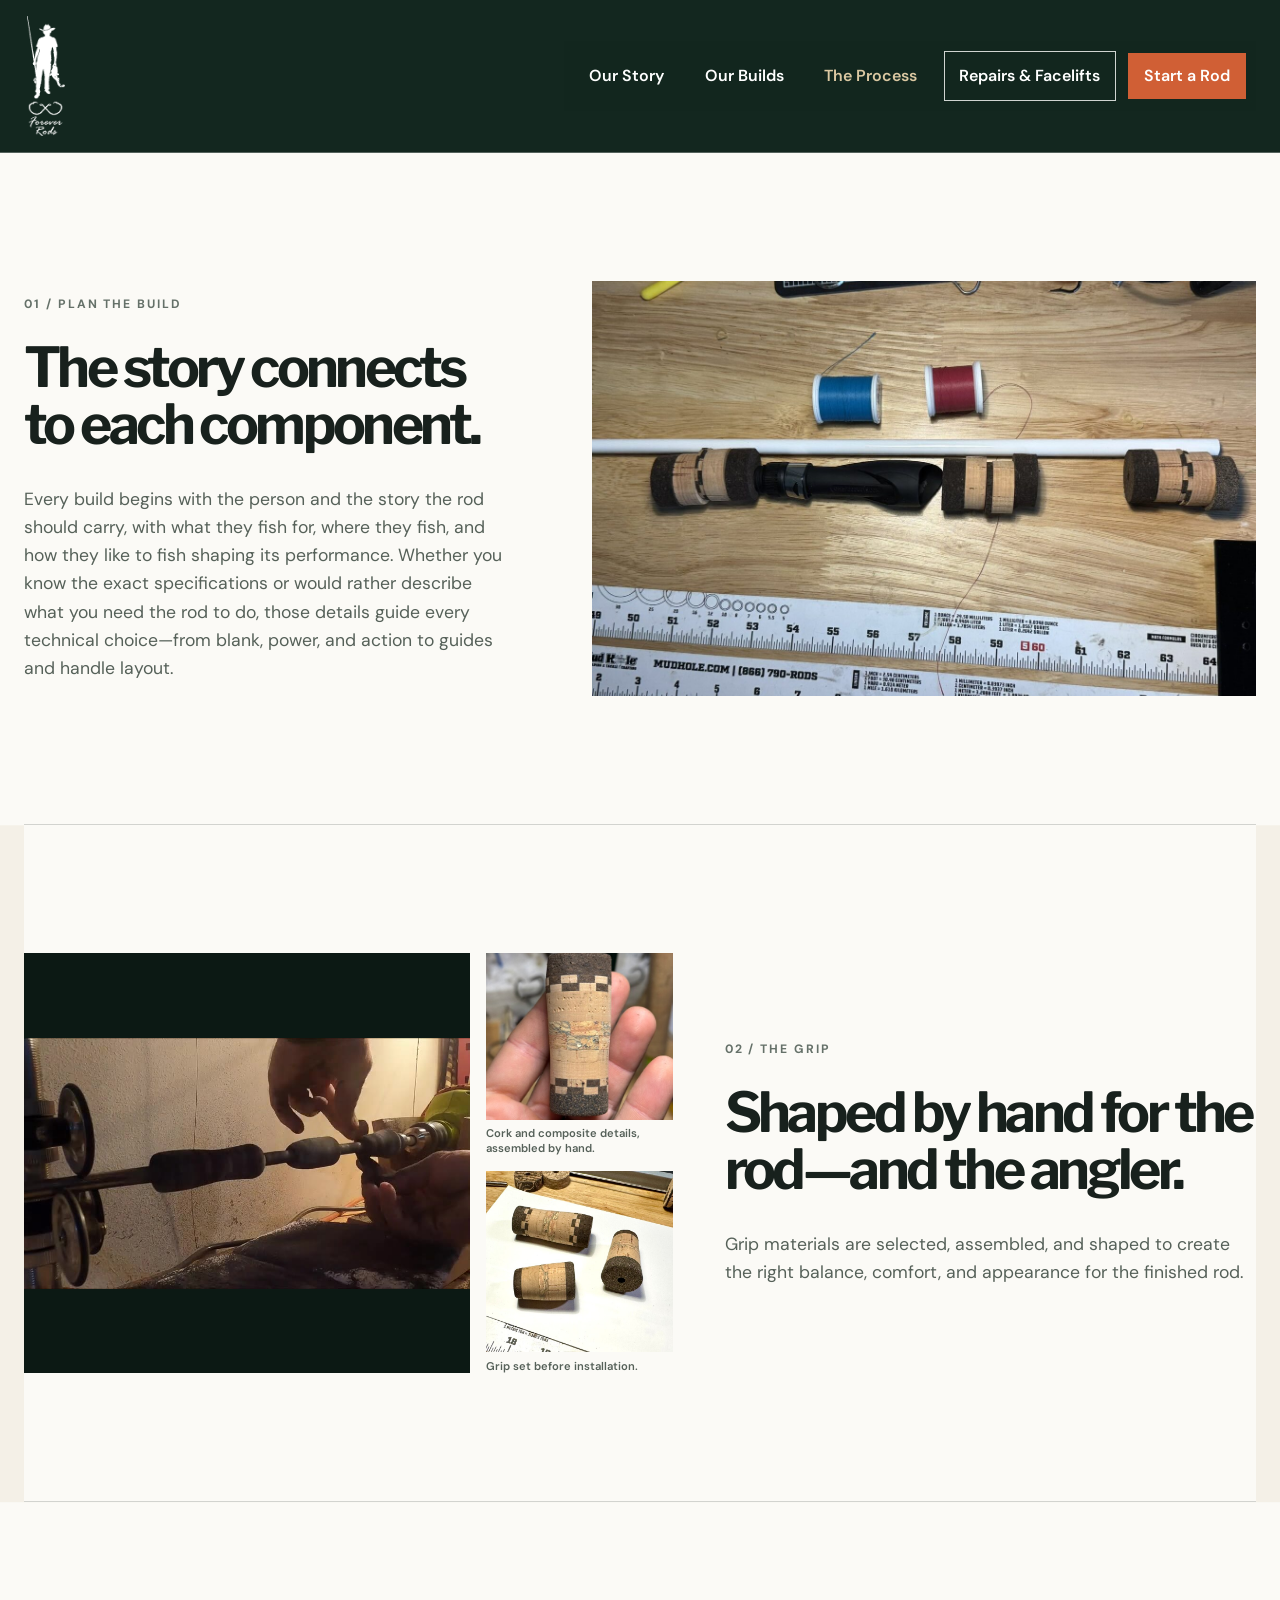
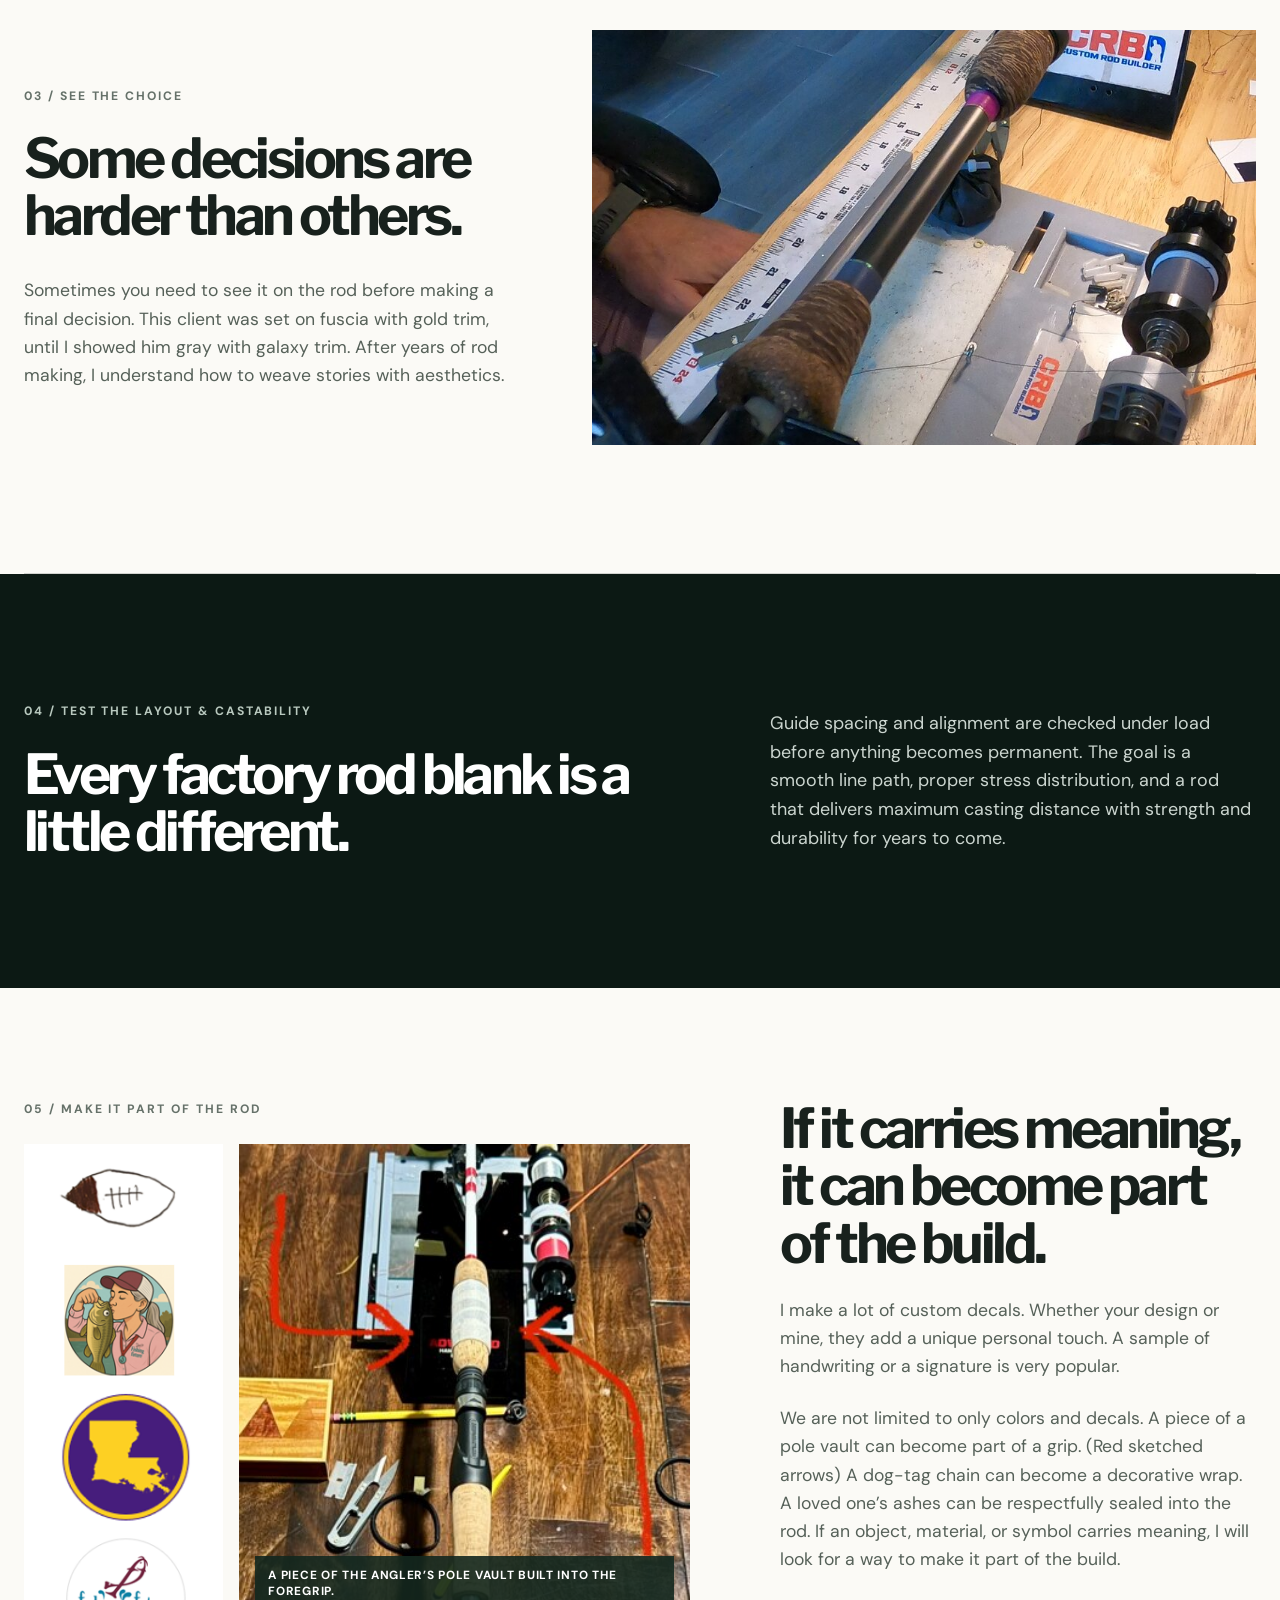
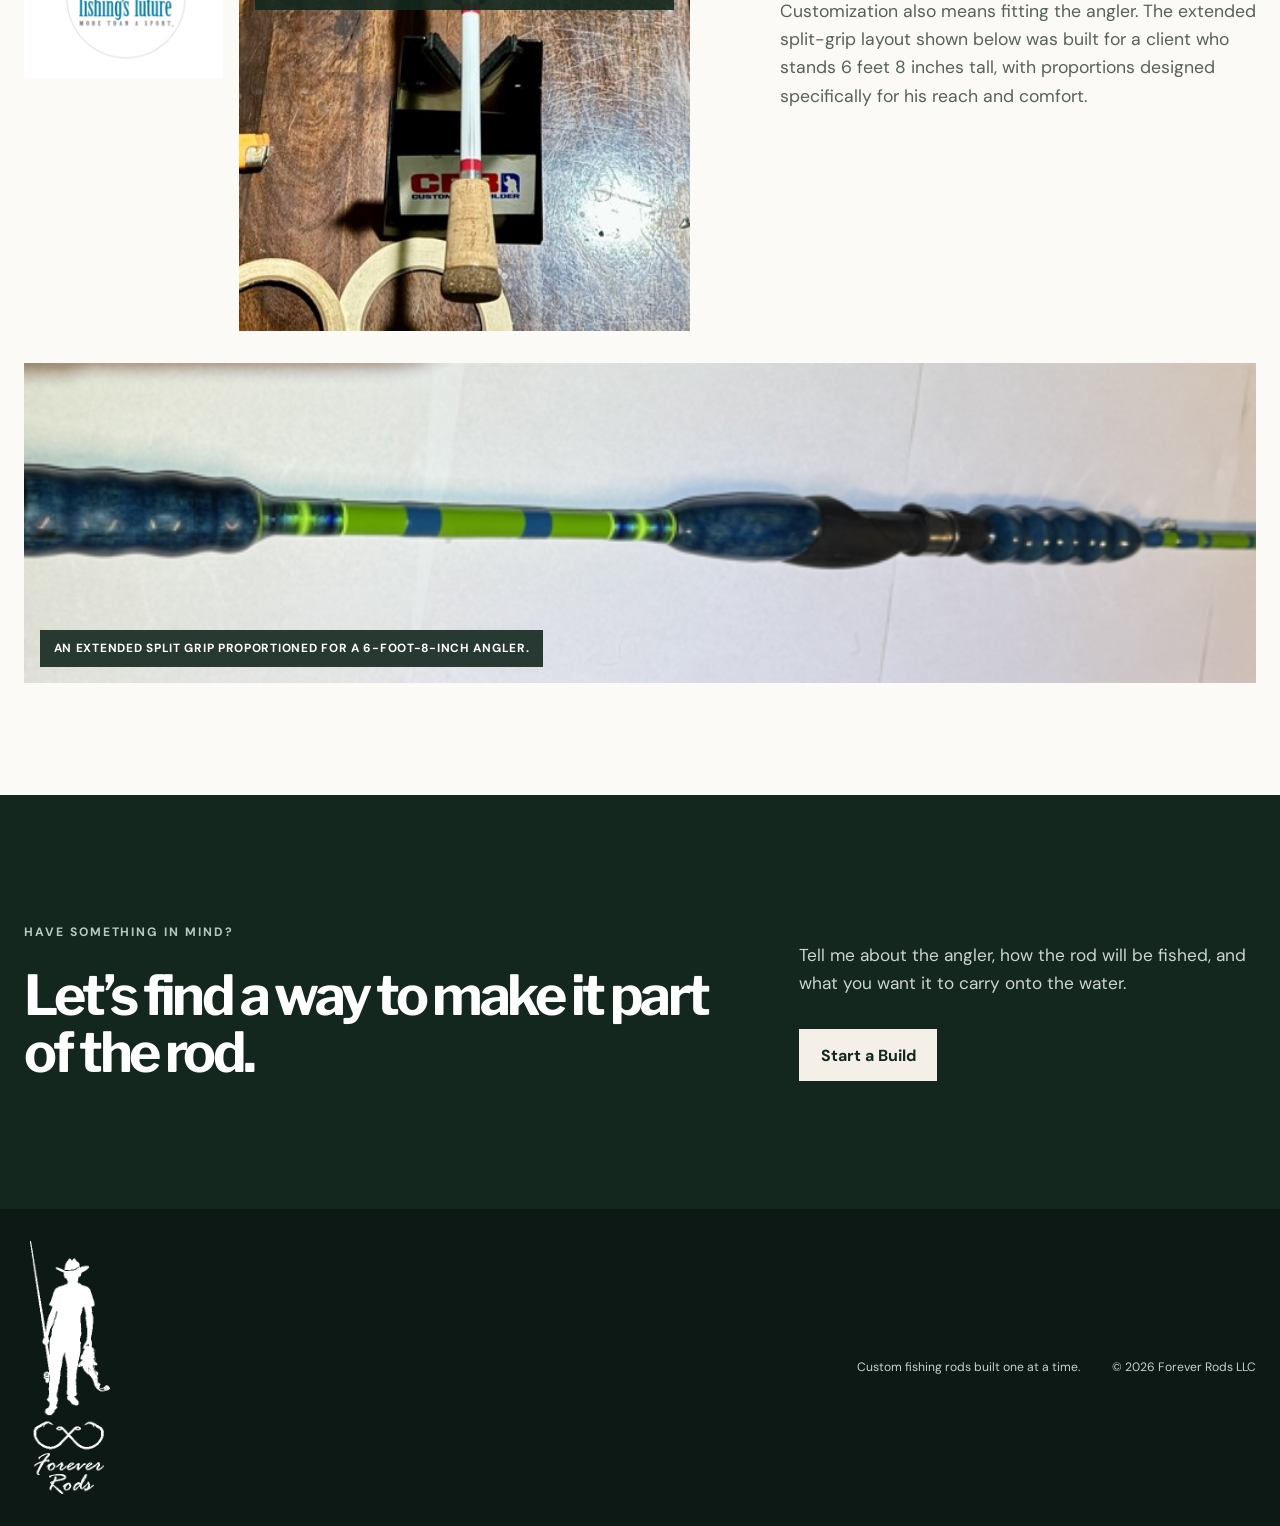
<file: the-process.html>
<!DOCTYPE html>
<html lang="en">

<head>
    <meta charset="UTF-8">

    <meta
        name="viewport"
        content="width=device-width, initial-scale=1.0"
    >

    <meta
        name="description"
        content="See how Forever Rods designs and builds custom fishing rods around the angler, the way they fish, and the story they want the rod to carry."
    >

    <meta
        name="theme-color"
        content="#13271f"
    >

    <title>The Process | Forever Rods</title>

    <link
        rel="icon"
        href="favicon.svg"
        type="image/svg+xml"
    >

    <link
        rel="preconnect"
        href="https://fonts.googleapis.com"
    >

    <link
        rel="preconnect"
        href="https://fonts.gstatic.com"
        crossorigin
    >

    <link
        href="https://fonts.googleapis.com/css2?family=DM+Sans:wght@400;500;600;700&amp;family=Libre+Franklin:ital,wght@0,700;0,800;1,700&amp;display=swap"
        rel="stylesheet"
    >

    <link
        rel="stylesheet"
        href="style.css?v=16"
    >
</head>

<body>

    <a
        class="skip-link"
        href="#main"
    >
        Skip to content
    </a>

    <header class="site-header process-page-header">

        <a
            class="brand"
            href="index.html"
            aria-label="Forever Rods home"
        >
            <img
                src="Images/logo-white.png"
                alt=""
            >
        </a>

        <nav aria-label="Main navigation">
            <a href="our-story.html">Our Story</a>
            <a href="our-builds.html">Our Builds</a>

            <a
                href="the-process.html"
                aria-current="page"
            >
                The Process
            </a>

            <a class="nav-repairs" href="repairs-and-facelifts.html"><span class="nav-repairs-full">Repairs &amp; Facelifts</span><span class="nav-repairs-short">Repairs</span></a>

            <a
                class="nav-cta"
                href="start-a-rod.html"
            >
                Start a Rod
            </a>
        </nav>

    </header>
    
    <main id="main" class="craft-process-page">

        <section class="craft-process-step" id="plan-the-build">
        <div class="craft-process-copy">
            <p class="section-number">01 / PLAN THE BUILD</p>

            <h2>
                The story connects to each component.
            </h2>

            <p>
                Every build begins with the person and the story the rod should carry, with what they fish for, where they fish, and how they like to fish shaping its performance. Whether you know the exact specifications or would rather describe what you need the rod to do, those details guide every technical choice—from blank, power, and action to guides and handle layout.
            </p>
        </div>

        <figure class="craft-process-media">
            <img
                src="Images/process-planning.jpg"
                alt="Rod blank, grip components, reel seat, and thread colors arranged while planning a custom fishing rod"
                width="1400"
                height="1050"
                loading="lazy"
            >
        </figure>
    </section>


    <section class="craft-process-step craft-process-step-reverse craft-process-grip-step" id="the-grip">
        <div class="craft-process-copy">
            <p class="section-number">02 / THE GRIP</p>

            <h2>
                Shaped by hand for the rod—and the angler.
            </h2>

            <p>
                Grip materials are selected, assembled, and shaped to create
                the right balance, comfort, and appearance for the finished rod.
            </p>
        </div>

        <div class="craft-process-grip-media">
            <div class="craft-process-grip-video">
                <video
                    autoplay
                    muted
                    loop
                    playsinline
                    preload="metadata"
                    poster="Images/turning-eva-grip-poster.jpg"
                    aria-label="Shaping a custom EVA fishing rod grip"
                >
                    <source
                        src="Videos/turning-eva-grip.mp4"
                        type="video/mp4"
                    >

                    Your browser does not support embedded video.
                </video>
            </div>

            <figure class="craft-process-grip-photo">
                <img
                    src="Images/process-custom-cork-detail.jpg"
                    alt="Close-up of a handcrafted cork fishing rod grip with decorative checkerboard accents"
                    loading="lazy"
                >

                <figcaption>
                    Cork and composite details, assembled by hand.
                </figcaption>
            </figure>

            <figure class="craft-process-grip-photo">
                <img
                    src="Images/process-custom-cork-set.jpg"
                    alt="A coordinated set of custom cork grip pieces for a fishing rod"
                    loading="lazy"
                >

                <figcaption>
                    Grip set before installation.
                </figcaption>
            </figure>
        </div>
    </section>


    <section class="craft-process-step">
        <div class="craft-process-copy">
            <p class="section-number">03 / SEE THE CHOICE</p>

            <h2>
                Some decisions are harder than others.
            </h2>

            <p>
                Sometimes you need to see it on the rod before making a final decision.  This client was set on fuscia with gold trim, until I showed him gray with galaxy trim.  After years of rod making, I understand how to weave stories with aesthetics.  
            </p>
        </div>

        <figure class="craft-process-media">
            <img
                src="Images/process-thread-options.jpg"
                alt="Two thread-color options temporarily wrapped onto a fishing rod blank for a client to compare"
                loading="lazy"
            >
        </figure>
    </section>


    <section class="craft-process-test">
        <div>
            <p class="section-number">04 / TEST THE LAYOUT & CASTABILITY</p>

            <h2>
                Every factory rod blank is a little different.
            </h2>
        </div>

        <p>
            Guide spacing and alignment are checked under load before anything
            becomes permanent. The goal is a smooth line path, proper stress
            distribution, and a rod that delivers maximum casting distance with strength and durability for years to come.
        </p>
    </section>


    <section class="craft-process-custom" id="make-it-part-of-the-rod">
        <div class="craft-process-custom-left">
            <p class="section-number">05 / MAKE IT PART OF THE ROD</p>

            <div class="craft-process-custom-images">
                <img
                    class="craft-process-custom-logos"
                    src="Images/custom-logos.png"
                    alt="Four personal logos and symbols used to customize fishing rods"
                    loading="lazy"
                >

                <figure class="craft-process-gallery-pole-vault">
                    <img
                        src="Images/process-pole-vault-grip.jpg"
                        alt="A piece of a pole vault incorporated into the foregrip of a custom fishing rod"
                        loading="lazy"
                    >

                    <figcaption>
                        A piece of the angler’s pole vault built into the foregrip.
                    </figcaption>
                </figure>
            </div>
        </div>

        <div class="craft-process-custom-heading">

            <h2>
                If it carries meaning, it can become part of the build.
            </h2>

            <p>
                I make a lot of custom decals. Whether your design or mine, they add 
                a unique personal touch. A sample of handwriting or a signature is very popular. 
            </p>
            <p>
                We are not limited to only colors and decals. A piece
                of a pole vault can become part of a grip. (Red sketched arrows)  A dog-tag chain can
                become a decorative wrap. A loved one’s ashes can be
                respectfully sealed into the rod. If an object, material, or
                symbol carries meaning, I will look for a way to make it part
                of the build.
            </p>

            <p>
                Customization also means fitting the angler. The extended
                split-grip layout shown below was built for a client who stands
                6 feet 8 inches tall, with proportions designed specifically
                for his reach and comfort.
            </p>
        </div>

        <figure class="craft-process-gallery-wide">
            <img
                src="Images/process-tall-angler-split-grip.png"
                alt="Extended custom split grip with wood handle, fade wraps, and chevron decorative wrap"
                loading="lazy"
            >

            <figcaption>
                An extended split grip proportioned for a 6-foot-8-inch angler.
            </figcaption>
        </figure>
    </section>


    <section class="craft-process-cta">
        <div>
            <p class="section-number">HAVE SOMETHING IN MIND?</p>

            <h2>
                Let’s find a way to make it part of the rod.
            </h2>
        </div>

        <div>
            <p>
                Tell me about the angler, how the rod will be fished,
                and what you want it to carry onto the water.
            </p>

            <a
                class="button"
                href="mailto:foreverrodsco@gmail.com?subject=Custom%20Rod%20Inquiry"
            >
                Start a Build
            </a>
        </div>
    </section>

</main>

<footer>
    <a
        class="brand footer-brand"
        href="index.html"
        aria-label="Forever Rods home"
    >
        <img
            src="Images/logo-white.png"
            alt=""
        >
    </a>

    <p>Custom fishing rods built one at a time.</p>

    <p>&copy; 2026 Forever Rods LLC</p>
</footer>

</body>
</html>
</file>
<file: style.css>
:root {
    --ink: #18211d;
    --forest: #13271f;
    --cream: #f4f0e7;
    --paper: #fbfaf6;
    --orange: #d05f35;
    --line: rgba(24, 33, 29, 0.18);
    --max: 1600px;
}
* { box-sizing: border-box; }
html { scroll-behavior: smooth; }
body { margin: 0; color: var(--ink); background: var(--paper); font-family: "DM Sans", Arial, sans-serif; line-height: 1.6; }
img { display: block; max-width: 100%; }
a { color: inherit; }
.skip-link { position: fixed; left: 1rem; top: -5rem; z-index: 100; padding: .75rem 1rem; background: white; }
.skip-link:focus { top: 1rem; }
.site-header { position: absolute; top: 0; left: 50%; z-index: 10; width: min(calc(100% - 3rem), var(--max)); transform: translateX(-50%); display: flex; align-items: center; justify-content: space-between; padding: 1.25rem 0; color: white; border-bottom: 1px solid rgba(255,255,255,.28); }
.brand { display: inline-flex; align-items: center; gap: .85rem; text-decoration: none; font-family: "Libre Franklin", sans-serif; font-size: 1.25rem; font-weight: 800; letter-spacing: -.04em; }
.brand img { width: 34px; height: 76px; object-fit: contain; }
.site-header .brand img {
    width: clamp(34px, 5vw, 92px);
    height: clamp(100px, 14vw, 253px);
}
nav { display: flex;
    align-items: center;
    gap: 0.75rem;
    padding: 0.65rem;
    background: rgba(19, 39, 31, 0.72);
    backdrop-filter: blur(5px);}
nav a { padding: 0.7rem 0.9rem;
    font-size: 1rem;
    font-weight: 600;
    text-decoration: none;}
.nav-cta { padding: .65rem 1rem; background: var(--orange); color: white; }
.nav-repairs { border: 1px solid rgba(255,255,255,.8); color: white; }
.nav-repairs-short { display: none; }
.repair-page-header { position: relative; top: auto; left: auto; width: 100%; transform: none; padding: 1rem max(1.5rem, calc((100vw - var(--max)) / 2)); background: var(--forest); }
.repair-page-header .brand img { width: 44px; height: 120px; }
.repair-page-header .nav-repairs[aria-current="page"] { border-color: #dbc8a2; color: #dbc8a2; }
.hero { min-height: 780px; display: grid; grid-template-columns: minmax(0, 1.05fr) minmax(390px, .95fr); color: white; background: var(--forest); }
.hero-copy { display: flex;
    flex-direction: column;
    justify-content: flex-start;
    min-width: 0;
    padding: 21rem 4rem 5rem max(1.5rem, calc((100vw - var(--max)) / 2));}
.eyebrow, .section-number { margin: 0 0 1.5rem; font-size: .76rem; font-weight: 700; letter-spacing: .16em; text-transform: uppercase; }
.hero .eyebrow { color: #b9c9bf; }
h1, h2, h3 { font-family: "Libre Franklin", sans-serif; line-height: 1.04; }
h1 { max-width: 720px; margin: 0; font-size: clamp(3rem, 4.6vw, 5.25rem); letter-spacing: -.075em; }
h1 em { color: #dbc8a2; font-weight: 700; }
.hero-lead { max-width: 580px; margin: 2rem 0; color: #d8dfda; font-size: 1.13rem; }
.hero-actions { display: flex; align-items: center; gap: 1.6rem; margin-top: .5rem; }
.button { display: inline-flex; align-items: center; justify-content: center; min-height: 52px; padding: .8rem 1.35rem; font-weight: 700; text-decoration: none; }
.button-primary { background: var(--orange); color: white; }
.text-link { font-weight: 700; text-underline-offset: .3rem; }
.hero-visual { position: relative; min-height: 620px; overflow: hidden; background: #25342d; }
.hero-visual::after { content: ""; position: absolute; inset: 0; background: linear-gradient(90deg, rgba(19,39,31,.28), transparent 35%); }
.hero-visual img { width: 100%; height: 100%; object-fit: cover; object-position: 50% 45%; filter: saturate(.86) contrast(1.03); }
.image-note { position: absolute; right: 1.5rem; bottom: 1rem; z-index: 2; margin: 0; font-size: .72rem; font-weight: 700; letter-spacing: .12em; text-transform: uppercase; }
.statement, .section-heading, .process, .reasons { width: min(calc(100% - 3rem), var(--max)); margin-inline: auto; }
.statement { display: grid; grid-template-columns: 1fr 2.6fr; gap: 3rem; padding: 8rem 0; }
.section-number { color: #657169; }
.statement h2, .section-heading h2, .process h2, .contact h2 { margin: 0; font-size: clamp(2.4rem, 4.5vw, 4.8rem); letter-spacing: -.065em; }
.statement > div > p { max-width: 690px; margin: 2rem 0 0; font-size: 1.18rem; color: #4d5852; }
.repairs { padding: 7rem 1.5rem; background: var(--forest); color: white; }
.repair-page { min-height: 760px; }
.repair-page h1 { max-width: 850px; margin: 0 0 2.5rem; font-size: clamp(2.1rem, 3.5vw, 3.85rem); }
.repair-page .facelift-story h2 { font-size: clamp(1.8rem, 2.6vw, 2.8rem); }
.repairs-inner { width: min(100%, var(--max)); margin-inline: auto; display: grid; grid-template-columns: minmax(0, 1.1fr) minmax(0, .9fr); gap: clamp(3rem, 7vw, 8rem); align-items: center; }
.repair-page .repairs-inner { grid-template-columns: minmax(0, .8fr) minmax(0, 1.2fr); gap: clamp(2rem, 4vw, 5rem); align-items: start; }
.repairs .section-number { color: #b9c9bf; }
.repairs h2 { max-width: 850px; margin: 0 0 2.5rem; font-size: clamp(2.5rem, 4.5vw, 4.8rem); letter-spacing: -.065em; }
.repair-page .repairs-copy h2 { max-width: 700px; margin-bottom: 2rem; font-size: clamp(1.75rem, 3.15vw, 3.36rem); letter-spacing: -.045em; }
.repairs h2 em { color: #dbc8a2; font-weight: 700; }
.repairs-copy > p:not(.section-number) { max-width: 740px; margin: 0 0 1.4rem; color: #d8dfda; font-size: 1.08rem; }
.repairs-actions { display: flex; flex-wrap: wrap; align-items: center; gap: 1.5rem; margin-top: 2.5rem; }
.facelift-story { padding: clamp(2rem, 4vw, 4rem); background: #0c1914; scroll-margin-top: 2rem; }
.repair-page .facelift-story { width: 80%; zoom: .8; justify-self: center; }
.facelift-label { margin: 0 0 1.25rem; color: #dbc8a2; font-size: .76rem; font-weight: 700; letter-spacing: .16em; text-transform: uppercase; }
.facelift-story h3 { margin: 0 0 1.5rem; font-size: clamp(1.8rem, 2.6vw, 2.8rem); letter-spacing: -.045em; }
.facelift-story > p:not(.facelift-label) { margin: 0 0 2rem; color: #cbd5cf; }
.facelift-videos { display: grid; grid-template-columns: 1fr; gap: 2rem; }
.facelift-videos figure { min-width: 0; margin: 0; }
.facelift-videos video { display: block; width: 100%; aspect-ratio: 852 / 480; background: #25342d; }
.facelift-videos figcaption { padding-top: .7rem; color: #dbc8a2; font-size: .72rem; font-weight: 700; letter-spacing: .08em; line-height: 1.4; text-transform: uppercase; }
.facelift-videos figcaption span { display: block; margin-top: .25rem; color: #cbd5cf; font-size: .75rem; font-weight: 500; letter-spacing: 0; text-transform: none; }
.start-rod { min-height: 850px; display: grid; grid-template-columns: minmax(0, 1.08fr) minmax(380px, .92fr); color: white; background: var(--forest); }
.start-rod-copy { display: flex; flex-direction: column; justify-content: center; min-width: 0; padding: 17rem clamp(2rem, 5vw, 6rem) 7rem max(1.5rem, calc((100vw - var(--max)) / 2)); }
.start-rod-copy .eyebrow { color: #b9c9bf; }
.start-rod h1 { max-width: 760px; margin-bottom: 2.5rem; font-size: clamp(3rem, 4.7vw, 5rem); }
.start-rod-copy > p:not(.eyebrow) { max-width: 650px; margin: 0 0 1.25rem; color: #d8dfda; font-size: 1.08rem; }
.start-rod-actions { display: flex; flex-wrap: wrap; gap: .9rem; margin-top: 1.5rem; }
.start-rod-call { border: 1px solid #aeb9b1; background: transparent; color: #d8dfda; font: inherit; cursor: not-allowed; }
.start-rod-copy > p.start-rod-phone-note { margin: .8rem 0 0; color: #b9c9bf; font-size: .84rem; }
.start-rod-copy > p.start-rod-reassurance { max-width: 590px; margin: 2.5rem 0 0; padding-top: 1.5rem; border-top: 1px solid rgba(255,255,255,.25); color: #dbc8a2; font-size: 1rem; }
.start-rod-image { min-height: 850px; overflow: hidden; background: #25342d; }
.start-rod-image img { width: 100%; height: 100%; object-fit: cover; object-position: center 48%; }
.builds { padding: 7rem 0; background: var(--cream); }
.section-heading { display: grid; grid-template-columns: 1.5fr 1fr; gap: 5rem; align-items: end; margin-bottom: 3rem; }
.section-heading > p { max-width: 460px; margin: 0 0 .5rem; color: #566159; font-size: 1.05rem; }
.gallery { width: min(calc(100% - 3rem), 1440px); margin: auto; display: grid; grid-template-columns: 1.2fr 1fr; gap: 1rem; }
.gallery figure { position: relative; min-height: 285px; margin: 0; overflow: hidden; background: #d7d1c5; }
.gallery-main { grid-row: span 2; }
.gallery img { width: 100%; height: 100%; object-fit: cover; transition: transform .6s ease; }
.gallery-main img { object-position: 50% 45%; }
.gallery figure:hover img { transform: scale(1.025); }
.gallery figcaption { position: absolute; left: 1rem; bottom: 1rem; padding: .55rem .8rem; color: white; background: rgba(19,39,31,.88); font-size: .74rem; font-weight: 700; letter-spacing: .08em; text-transform: uppercase; }
.process { display: grid; grid-template-columns: .9fr 1.1fr; gap: 7rem; padding: 8rem 0; }
.process-intro > p:last-child { max-width: 510px; margin-top: 2rem; color: #58625c; font-size: 1.05rem; }
.process-steps { margin: 0; padding: 0; list-style: none; border-top: 1px solid var(--line); }
.process-steps li { display: grid; grid-template-columns: 52px 1fr; gap: 1.4rem; padding: 1.6rem 0; border-bottom: 1px solid var(--line); }
.process-steps li > span { color: var(--orange); font-size: .76rem; font-weight: 700; letter-spacing: .1em; }
.process-steps h3 { margin: 0 0 .35rem; font-size: 1.25rem; letter-spacing: -.035em; }
.process-steps p { margin: 0; color: #606a64; }
.process-steps .button { margin-top: 1rem; }
.reasons { padding: 1rem 0 8rem; }
.reason-grid { display: grid; grid-template-columns: repeat(3, 1fr); border-top: 1px solid var(--line); border-left: 1px solid var(--line); }
.reason-grid article { min-height: 260px; padding: 2rem; border-right: 1px solid var(--line); border-bottom: 1px solid var(--line); }
.reason-grid strong { color: var(--orange); font-size: .76rem; }
.reason-grid h3 { margin: 4rem 0 .8rem; font-size: 1.35rem; letter-spacing: -.035em; }
.reason-grid p { margin: 0; color: #606a64; }
.contact { display: grid; grid-template-columns: 1.25fr .75fr; gap: 6rem; padding: 7rem max(1.5rem, calc((100vw - var(--max)) / 2)); color: white; background: var(--forest); }
.contact .eyebrow { color: #b8c7be; font-size: 1.25rem; }
.contact-details { align-self: end; }
.contact-details p { max-width: 450px; margin: 0 0 1.5rem; color: #cbd5cf; }
.button-light { background: var(--cream); color: var(--forest); }
.social-link { display: block; width: fit-content; margin-top: 1.3rem; color: #cbd5cf; font-size: .88rem; text-underline-offset: .25rem; }
footer { display: grid; grid-template-columns: 1fr auto auto; gap: 2rem; align-items: center; padding: 2rem max(1.5rem, calc((100vw - var(--max)) / 2)); color: #c8d2cc; background: #0c1914; font-size: .76rem; }
.footer-brand { color: white; }
.footer-brand img {
    width: 92px;
    height: 253px;
}
footer p { margin: 0; }
@media (max-width: 900px) {
    .site-header { gap: .75rem; }
    .site-header .brand { flex-shrink: 0; }
    .site-header nav { flex: 1; min-width: 0; flex-wrap: wrap; justify-content: center; }
    .start-rod { grid-template-columns: 1fr; }
    .start-rod-copy { padding: 13rem 1.5rem 5rem; }
    .start-rod-image { min-height: 0; height: 580px; }
    .repairs-inner { grid-template-columns: 1fr; }
    .repair-page .repairs-inner { grid-template-columns: 1fr; }
    .repair-page .facelift-story { width: 100%; }
    .nav-repairs-full { display: none; }
    .nav-repairs-short { display: inline; }
    .hero { grid-template-columns: 1fr; }
    .hero-copy { min-height: 690px; padding-inline: 1.5rem; }
    .hero-visual { height: 610px; }
    .statement, .section-heading, .process { grid-template-columns: 1fr; gap: 2rem; }
    .statement, .process { padding-block: 6rem; }
    .section-heading { align-items: start; }
    .gallery { grid-template-columns: 1fr; }
    .gallery-main { grid-row: auto; height: 620px; }
    .gallery figure:not(.gallery-main) { height: 330px; }
    .reason-grid { grid-template-columns: 1fr; }
    .reason-grid article { min-height: auto; }
    .reason-grid h3 { margin-top: 2rem; }
    .contact { grid-template-columns: 1fr; gap: 3rem; }
    footer { grid-template-columns: 1fr; gap: .8rem; }
}
@media (max-width: 600px) {
    .start-rod-copy { padding: 15rem 1rem 5rem; }
    .start-rod h1 { font-size: clamp(3rem, 12vw, 4rem); }
    .start-rod-image { height: 440px; }
    .repairs { padding: 5rem 1rem; }
    .site-header.repair-page-header { width: 100%; padding-inline: 1rem; }
    .repair-page-header .brand img { width: 34px; height: 100px; }
    .site-header nav { gap: .15rem; padding: .35rem; }
    .site-header nav a { padding: .5rem .45rem; font-size: .78rem; }
    .site-header { width: calc(100% - 2rem); }
    .brand img { width: 28px; height: 64px; }
    .site-header .brand img {width: 34px; height: 100px;}
    .brand span { font-size: 1rem; }
    .nav-cta { padding: .55rem .75rem; }
    .hero-copy { min-height: 650px; padding-top: 15rem; }
    h1 { font-size: clamp(3.35rem, 17vw, 5rem); }
    .hero-actions { align-items: flex-start; flex-direction: column; }
    .hero-visual { height: 520px; min-height: 0; }
    .statement, .section-heading, .process, .reasons { width: calc(100% - 2rem); }
    .statement { padding-block: 5rem; }
    .builds { padding-block: 5rem; }
    .gallery { width: calc(100% - 2rem); }
    .gallery-main { height: 520px; }
    .gallery figure:not(.gallery-main) { height: 250px; }
    .process { padding-block: 5rem; }
    .reasons { padding-bottom: 5rem; }
    .contact { padding-block: 5rem; }
}
@media (prefers-reduced-motion: reduce) { html { scroll-behavior: auto; } .gallery img { transition: none; } }

/* ======================================================
   OUR STORY PAGE
   ====================================================== */

.story-header {
    color: white;
}

.story-header nav a[aria-current="page"] {
    color: #dbc8a2;
}


/* Story hero */

.story-hero {
    min-height: 900px;
    display: grid;
    grid-template-columns: minmax(0, 1.05fr) minmax(430px, .95fr);
    color: white;
    background: var(--forest);
}

.story-hero-copy {
    display: flex;
    flex-direction: column;
    justify-content: flex-end;
    min-width: 0;
    padding:
        20rem
        5rem
        6rem
        max(1.5rem, calc((100vw - var(--max)) / 2));
}

.story-hero .eyebrow {
    color: #b9c9bf;
}

.story-hero h1 {
    max-width: 820px;
    font-size: clamp(3rem, 4.4vw, 5rem);
}

.story-hero-copy > p:last-child {
    max-width: 700px;
    margin: 2.5rem 0 0;
    color: #d8dfda;
    font-size: 1.16rem;
}

.story-hero-mark {
    display: flex;
    align-items: center;
    justify-content: center;
    min-height: 760px;
    padding: 5rem;
    background: #0c1914;
}

.story-hero-mark img {
    width: min(300px, 65%);
    max-height: 600px;
    object-fit: contain;
}


/* Main story sections */

.story-chapter {
    width: min(calc(100% - 3rem), var(--max));
    margin-inline: auto;
    display: grid;
    grid-template-columns: 1fr 2.6fr;
    gap: 4rem;
    padding: 8rem 0;
}

.story-prose {
    max-width: 830px;
}

.story-prose > :first-child {
    margin-top: 0;
}

.story-prose p {
    margin: 0 0 1.5rem;
    color: #4d5852;
    font-size: 1.18rem;
}

.story-prose .story-lead {
    color: var(--ink);
    font-family: "Libre Franklin", sans-serif;
    font-size: clamp(1.75rem, 2.6vw, 2.8rem);
    font-weight: 700;
    line-height: 1.2;
    letter-spacing: -.045em;
}


/* Person behind the mark */

.story-mark {
    min-height: 720px;
    display: grid;
    grid-template-columns: .85fr 1.15fr;
    color: white;
    background: #0c1914;
}

.story-mark-image {
    display: flex;
    align-items: center;
    justify-content: center;
    padding: 5rem;
    background: var(--forest);
}

.story-mark-image img {
    width: min(260px, 65%);
    max-height: 520px;
    object-fit: contain;
}

.story-mark-copy {
    display: flex;
    flex-direction: column;
    justify-content: center;
    padding:
        7rem
        max(2rem, calc((100vw - var(--max)) / 2))
        7rem
        6rem;
}

.story-mark-copy .section-number {
    color: #b9c9bf;
}

.story-mark-copy h2,
.story-purpose h2 {
    margin: 0;
    font-size: clamp(2.6rem, 4.3vw, 4.8rem);
    letter-spacing: -.065em;
}

.story-mark-copy p:not(.section-number) {
    max-width: 700px;
    margin: 2rem 0 0;
    color: #cbd5cf;
    font-size: 1.12rem;
}


/* More than just another rod */

.story-purpose {
    padding-block: 9rem;
}

.story-purpose h2 {
    margin-bottom: 2.5rem;
}

.story-contact .contact-details p {
    font-size: 1.05rem;
}


/* Tablet formatting */

@media (max-width: 900px) {

    .story-hero {
        grid-template-columns: 1fr;
    }

    .story-hero-copy {
        min-height: 760px;
        padding: 15rem 1.5rem 5rem;
    }

    .story-hero-mark {
        min-height: 650px;
    }

    .story-chapter {
        grid-template-columns: 1fr;
        gap: 2rem;
        padding-block: 6rem;
    }

    .story-mark {
        grid-template-columns: 1fr;
    }

    .story-mark-image {
        min-height: 620px;
    }

    .story-mark-copy {
        padding: 6rem 1.5rem;
    }

}


/* Phone formatting */

@media (max-width: 600px) {

    .story-hero-copy {
        min-height: 700px;
        padding-top: 15rem;
    }

    .story-hero h1 {
        font-size: clamp(2.75rem, 13.5vw, 4.2rem);
    }

    .story-hero-mark {
        min-height: 540px;
        padding: 4rem 2rem;
    }

    .story-chapter {
        width: calc(100% - 2rem);
        padding-block: 5rem;
    }

    .story-mark-image {
        min-height: 500px;
        padding: 4rem 2rem;
    }

    .story-mark-copy {
        padding-block: 5rem;
    }

    .story-purpose {
        padding-block: 6rem;
    }

}


/* ======================================================
   OUR STORY PHOTOGRAPHS
   ====================================================== */


/* Opening photograph */

.story-hero-image {
    position: relative;
    min-height: 760px;
    margin: 0;
    overflow: hidden;
    background: #25342d;
}

.story-hero-image::after {
    content: "";
    position: absolute;
    inset: 0;
    background:
        linear-gradient(
            90deg,
            rgba(19, 39, 31, .32),
            transparent 32%
        );
    pointer-events: none;
}

.story-hero-image img {
    width: 100%;
    height: 100%;
    object-fit: cover;
    object-position: center center;
    filter: saturate(.9) contrast(1.02);
}

.story-hero-image figcaption {
    position: absolute;
    right: 1.5rem;
    bottom: 1rem;
    z-index: 2;
    margin: 0;
    color: white;
    font-size: .72rem;
    font-weight: 700;
    letter-spacing: .12em;
    text-transform: uppercase;
}


/* Josh and Logan with the gar */

.story-wide-image {
    position: relative;
    grid-column: 1 / -1;
    width: min(100%, 1100px);
    justify-self: center;
    margin: 3rem 0 0;
    overflow: hidden;
    background: #25342d;
}

.story-wide-image img {
    display: block;
    width: 100%;
    height: auto;
}

.story-wide-image figcaption {
    position: absolute;
    left: 1rem;
    bottom: 1rem;
    margin: 0;
    padding: .55rem .8rem;
    color: white;
    background: rgba(19, 39, 31, .88);
    font-size: .74rem;
    font-weight: 700;
    letter-spacing: .08em;
    text-transform: uppercase;
}


/* Logo-inspiration photograph */

.story-mark {
    min-height: 900px;
    grid-template-columns: minmax(360px, .65fr) minmax(0, 1.35fr);
}

.story-mark-image {
    position: relative;
    min-height: 900px;
    padding: 0;
    overflow: hidden;
    background: #25342d;
}

.story-mark-image img {
    width: 100%;
    height: 100%;
    max-height: none;
    object-fit: cover;
    object-position: center center;
}


/* Tablet photograph formatting */

@media (max-width: 900px) {

    .story-hero-image {
        height: 760px;
        min-height: 0;
    }

    .story-mark {
        min-height: 0;
        grid-template-columns: 1fr;
    }

    .story-mark-image {
        width: min(100%, 650px);
        min-height: 0;
        aspect-ratio: 797 / 1459;
        justify-self: center;
        padding: 0;
    }

}


/* Phone photograph formatting */

@media (max-width: 600px) {

    .story-hero-image {
        height: 590px;
    }

    .story-wide-image {
        margin-top: 2rem;
    }

    .story-mark-image {
        width: 100%;
        min-height: 0;
        padding: 0;
    }

}

/* Place the gar photograph beside Logan's story */

.story-origin {
    grid-template-columns: minmax(340px, .9fr) minmax(0, 1.1fr);
    grid-template-areas:
        "number story"
        "photo  story";
    column-gap: 5rem;
    row-gap: 1.5rem;
    align-items: start;
}

.story-origin > .section-number {
    grid-area: number;
}

.story-origin .story-prose {
    grid-area: story;
}

.story-origin .story-wide-image {
    grid-area: photo;
    grid-column: auto;
    width: 100%;
    justify-self: stretch;
    margin: 0;
}


/* Stack this section on smaller screens */

@media (max-width: 900px) {

    .story-origin {
        grid-template-columns: 1fr;
        grid-template-areas:
            "number"
            "story"
            "photo";
        gap: 2rem;
    }

}

/* ======================================================
   OUR BUILDS PAGE
   ====================================================== */

.builds-page-header {
    color: white;
}

.builds-page-header nav a[aria-current="page"] {
    color: #dbc8a2;
}


/* Our Builds opening section */

.builds-page-hero {
    min-height: 900px;
    display: grid;
    grid-template-columns: minmax(0, 1.05fr) minmax(430px, .95fr);
    color: white;
    background: var(--forest);
}

.builds-page-hero-copy {
    display: flex;
    flex-direction: column;
    justify-content: flex-end;
    min-width: 0;
    padding:
        20rem
        5rem
        6rem
        max(1.5rem, calc((100vw - var(--max)) / 2));
}

.builds-page-hero .eyebrow {
    color: #b9c9bf;
}

.builds-page-hero h1 {
    max-width: 820px;
    font-size: clamp(3rem, 4.4vw, 5rem);
}

.builds-page-hero-copy > p:last-child {
    max-width: 700px;
    margin: 2.5rem 0 0;
    color: #d8dfda;
    font-size: 1.16rem;
}

.builds-page-hero-image {
    position: relative;
    min-height: 760px;
    overflow: hidden;
    background: #25342d;
}

.builds-page-hero-image::after {
    content: "";
    position: absolute;
    inset: 0;
    background:
        linear-gradient(
            90deg,
            rgba(19, 39, 31, .32),
            transparent 32%
        );
    pointer-events: none;
}

.builds-page-hero-image img {
    width: 100%;
    height: 100%;
    object-fit: cover;
    object-position: center 45%;
    filter: saturate(.9) contrast(1.02);
}


/* Build category sections */

.build-category {
    padding:
        8rem
        max(1.5rem, calc((100vw - var(--max)) / 2));
}

.performance-builds {
    background: var(--cream);
}

.build-category-heading {
    display: grid;
    grid-template-columns: 1fr 2.6fr;
    gap: 4rem;
    align-items: start;
}

.build-category-heading h2 {
    max-width: 850px;
    margin: 0;
    font-size: clamp(2.6rem, 4.3vw, 4.8rem);
    letter-spacing: -.065em;
}

.build-category-heading div > p {
    max-width: 760px;
    margin: 2rem 0 0;
    color: #4d5852;
    font-size: 1.18rem;
}


/* Build grids */

.story-build-grid,
.performance-build-grid {
    display: grid;
    grid-template-columns: repeat(3, minmax(0, 1fr));
    gap: 1.5rem;
    margin-top: 4rem;
}


/* Ideas for future custom builds */

.build-possibilities { color: var(--paper); background: var(--forest); }
.build-possibilities .section-number,
.build-possibilities .build-label { color: #dbc8a2; }
.build-possibilities .build-category-heading div > p { color: #d8dfda; }
.build-series-grid { display: grid; grid-template-columns: repeat(3, minmax(0, 1fr)); gap: clamp(1.5rem, 3vw, 3rem); margin-top: 4rem; }
.build-series { min-width: 0; padding-top: 1.75rem; border-top: 1px solid rgba(255,255,255,.3); }
.build-series h3 { margin: .5rem 0 1rem; font-size: clamp(1.6rem, 2.2vw, 2.3rem); letter-spacing: -.04em; }
.build-series > p:not(.build-label),
.build-series li { color: #d8dfda; }
.build-series ul { margin: 1.5rem 0 0; padding-left: 1.25rem; }
.build-series li { padding-left: .25rem; margin-bottom: .75rem; }
.build-series li::marker { color: #dbc8a2; }
@media (max-width: 900px) {
    .build-series-grid { grid-template-columns: 1fr; gap: 2rem; margin-top: 3rem; }
}

/* Contact section */

.builds-page-contact .contact-details p {
    font-size: 1.05rem;
}


/* Tablet formatting */

@media (max-width: 900px) {

    .builds-page-hero {
        grid-template-columns: 1fr;
    }

    .builds-page-hero-copy {
        min-height: 760px;
        padding: 15rem 1.5rem 5rem;
    }

    .builds-page-hero-image {
        height: 760px;
        min-height: 0;
    }

    .build-category {
        padding-block: 6rem;
    }

    .build-category-heading {
        grid-template-columns: 1fr;
        gap: 2rem;
    }

    .story-build-grid,
    .performance-build-grid {
        grid-template-columns: 1fr;
    }

}


/* Phone formatting */

@media (max-width: 600px) {

    .builds-page-hero-copy {
        min-height: 700px;
        padding-top: 15rem;
    }

    .builds-page-hero h1 {
        font-size: clamp(2.75rem, 13.5vw, 4.2rem);
    }

    .builds-page-hero-image {
        height: 590px;
    }

    .build-category {
        padding-block: 5rem;
    }

    .story-build-grid,
    .performance-build-grid {
        margin-top: 3rem;
    }

}

/* Featured story build */

.build-feature {
    grid-column: 1 / -1;
    display: grid;
    grid-template-columns: minmax(280px, 0.8fr) minmax(0, 1.2fr);
    background: var(--ink);
    color: var(--paper);
    border: 1px solid var(--line);
}

.build-feature-media {
    display: flex;
    align-items: center;
    justify-content: center;
    padding: clamp(1.5rem, 3vw, 3rem);
    background: #0d1713;
}

.build-feature-media video {
    display: block;
    width: 100%;
    max-width: 420px;
    aspect-ratio: 9 / 16;
    object-fit: cover;
    background: #000;
}

.build-feature-copy {
    display: flex;
    flex-direction: column;
    justify-content: center;
    padding: clamp(2rem, 6vw, 6rem);
}

.build-label {
    margin: 0 0 1.5rem;
    color: var(--orange);
    font-size: 0.8rem;
    font-weight: 700;
    letter-spacing: 0.16em;
    text-transform: uppercase;
}

.build-feature-copy h3 {
    max-width: 680px;
    margin: 0 0 2rem;
    color: white;
    font-size: clamp(2.75rem, 5vw, 5.5rem);
    line-height: 0.98;
}

.build-feature-copy > p:last-child {
    max-width: 620px;
    margin: 0;
    color: var(--cream);
    font-size: clamp(1.05rem, 1.5vw, 1.3rem);
    line-height: 1.7;
}

/* Featured story build — mobile */

@media (max-width: 760px) {
    .build-feature {
        grid-template-columns: 1fr;
    }

    .build-feature-media {
        padding: 1.5rem;
    }

    .build-feature-media video {
        width: min(100%, 360px);
    }

    .build-feature-copy {
        padding: 2.5rem 1.5rem 3rem;
    }

    .build-feature-copy h3 {
        font-size: clamp(2.5rem, 12vw, 4rem);
    }
}

/* Horizontal featured build */

.story-build-grid {
    gap: 3rem;
}

.build-feature--landscape {
    grid-template-columns: minmax(0, 1fr) minmax(360px, 1.2fr);
}

.build-feature--landscape .build-feature-copy {
    justify-content: flex-start;
    padding: clamp(1.5rem, 3vw, 3rem);
}

.build-feature--landscape .build-feature-media {
    flex-direction: column;
    justify-content: flex-start;
    align-items: stretch;
    gap: 1.5rem;
}

.build-feature-description {
    margin: 0;
    color: var(--cream);
    font-size: clamp(1.05rem, 1.5vw, 1.3rem);
    line-height: 1.7;
}

.build-feature--landscape .build-feature-media video {
    max-width: none;
    aspect-ratio: 16 / 9;
}

@media (max-width: 760px) {
    .build-feature--landscape {
        grid-template-columns: 1fr;
    }

    .build-feature--landscape .build-feature-media video {
        width: 100%;
        max-width: none;
    }
}

/* New Process Page */

.process-page-header {
    position: relative;
    top: auto;
    left: auto;
    width: 100%;
    transform: none;
    padding: 1rem max(1.5rem, calc((100vw - var(--max)) / 2));
    background: var(--forest);
}

.process-page-header .brand img {
    width: 44px;
    height: 120px;
}

.process-page-header nav a[aria-current="page"] {
    color: #dbc8a2;
}

.craft-process-page {
    overflow: hidden;
    background: var(--paper);
}


/* Main Process Steps */

.craft-process-step {
    width: min(calc(100% - 3rem), var(--max));
    margin-inline: auto;
    display: grid;
    grid-template-columns: minmax(0, .85fr) minmax(0, 1.15fr);
    gap: clamp(3rem, 6vw, 7rem);
    align-items: center;
    padding: 8rem 0;
    border-bottom: 1px solid var(--line);
}
.craft-process-grip-step {
    grid-template-columns: minmax(0, 1.1fr) minmax(0, .9fr);
    gap: clamp(2.5rem, 4vw, 5rem);
}

.craft-process-step-reverse {
    box-shadow: 0 0 0 100vmax var(--cream);
    clip-path: inset(0 -100vmax);
}

.craft-process-step-reverse .craft-process-copy {
    order: 2;
}

.craft-process-step-reverse .craft-process-media {
    order: 1;
}

.craft-process-copy h2,
.craft-process-test h2,
.craft-process-custom h2,
.craft-process-cta h2 {
    margin: 0;
    font-size: clamp(2.5rem, 4.3vw, 4.8rem);
    letter-spacing: -.065em;
}

.craft-process-copy > p:last-child {
    max-width: 650px;
    margin: 2rem 0 0;
    color: #566159;
    font-size: 1.1rem;
}


/* Process Images and Video */

.craft-process-media {
    position: relative;
    width: 100%;
    aspect-ratio: 16 / 10;
    margin: 0;
    overflow: hidden;
    background: #d7d1c5;
}

.craft-process-media img,
.craft-process-media video {
    width: 100%;
    height: 100%;
    object-fit: cover;
}

.craft-process-media img[src*="process-planning"] {
    object-position: center 55%;
}

.craft-process-media img[src*="process-thread-options"] {
    object-position: center;
}


/* Grip video and component photographs */

.craft-process-grip-media {
    display: grid;
    grid-template-columns: minmax(0, 1fr) minmax(180px, .42fr);
    grid-template-rows: repeat(2, minmax(0, 1fr));
    gap: 1rem;
    height: 420px;
    min-height: 0;
}

.craft-process-grip-video {
    grid-row: 1 / -1;
    overflow: hidden;
    background: #0c1914;
}

.craft-process-grip-video video,
.craft-process-grip-photo img {
    display: block;
    width: 100%;
    height: 100%;
    object-fit: cover;
}
.craft-process-grip-video video { object-fit: contain; }

.craft-process-grip-photo {
    display: grid;
    grid-template-rows: minmax(0, 1fr) auto;
    min-height: 0;
    margin: 0;
    overflow: hidden;
    background: transparent;
}

.craft-process-grip-photo figcaption {
    padding: .4rem 0 0;
    color: #566159;
    font-size: .7rem;
    font-weight: 600;
    line-height: 1.3;
}


/* Static Load Section */

.craft-process-test {
    display: grid;
    grid-template-columns: 1.15fr .85fr;
    gap: clamp(3rem, 7vw, 8rem);
    align-items: end;
    padding: 8rem max(1.5rem, calc((100vw - var(--max)) / 2));
    color: white;
    background: #0c1914;
}

.craft-process-test .section-number {
    color: #b9c9bf;
}

.craft-process-test > p {
    max-width: 620px;
    margin: 0 0 .5rem;
    color: #cbd5cf;
    font-size: 1.12rem;
}


/* Personal Materials and Custom Details */

.craft-process-custom {
    width: min(calc(100% - 3rem), var(--max));
    margin-inline: auto;
    display: grid;
    grid-template-columns: minmax(0, 1.4fr) minmax(0, 1fr);
    column-gap: clamp(3rem, 7vw, 8rem);
    row-gap: 2rem;
    align-items: start;
    padding: 7rem 0;
}

.craft-process-custom-left .section-number {
    margin-bottom: 1.5rem;
}

.craft-process-custom-images {
    display: grid;
    grid-template-columns: minmax(0, 212fr) minmax(0, 482fr);
    gap: 1rem;
    align-items: start;
}

.craft-process-custom-logos {
    display: block;
    width: 100%;
    height: auto;
}

.craft-process-custom-heading > p {
    max-width: 780px;
    margin: 1.5rem 0 0;
    color: #566159;
    font-size: 1.1rem;
}

.craft-process-custom figure {
    position: relative;
    margin: 0;
    overflow: hidden;
    background: #d7d1c5;
}

.craft-process-gallery-pole-vault {
    width: 100%;
    aspect-ratio: 371 / 647;
}

.craft-process-custom figure img {
    width: 100%;
    height: 100%;
    object-fit: cover;
}

.craft-process-custom .craft-process-gallery-pole-vault img {
    object-fit: contain;
}

.craft-process-custom figcaption {
    position: absolute;
    right: 1rem;
    bottom: 1rem;
    left: 1rem;
    width: fit-content;
    max-width: calc(100% - 2rem);
    padding: .65rem .85rem;
    color: white;
    background: rgba(19, 39, 31, .9);
    font-size: .74rem;
    font-weight: 700;
    letter-spacing: .06em;
    line-height: 1.4;
    text-transform: uppercase;
}

/* Keep the caption against the lower end of the photo's right-hand red arrow. */
.craft-process-custom .craft-process-gallery-pole-vault figcaption {
    top: 52.4%;
    bottom: auto;
}

.craft-process-gallery-wide {
    grid-column: 1 / -1;
    height: clamp(260px, 25vw, 360px);
    background: var(--forest);
}

.craft-process-gallery-wide img {
    object-fit: cover;
}


/* Process Call to Action */

.craft-process-cta {
    display: grid;
    grid-template-columns: 1.2fr .8fr;
    gap: clamp(3rem, 7vw, 8rem);
    padding: 8rem max(1.5rem, calc((100vw - var(--max)) / 2));
    color: white;
    background: var(--forest);
}

.craft-process-cta .section-number {
    color: #b9c9bf;
}

.craft-process-cta > div:last-child {
    align-self: end;
}

.craft-process-cta > div:last-child p {
    max-width: 520px;
    margin: 0 0 2rem;
    color: #cbd5cf;
    font-size: 1.08rem;
}

.craft-process-cta .button {
    color: var(--forest);
    background: var(--cream);
}


/* Process Page Tablet */

@media (max-width: 900px) {

    .craft-process-step {
        grid-template-columns: 1fr;
        gap: 3rem;
        padding-block: 6rem;
    }

    .craft-process-step-reverse .craft-process-copy {
        order: 1;
    }

    .craft-process-step-reverse .craft-process-media {
        order: 2;
    }

    .craft-process-step-reverse .craft-process-grip-media {
        order: 2;
    }

    .craft-process-grip-media {
        height: auto;
        min-height: 560px;
    }

    .craft-process-test {
        grid-template-columns: 1fr;
        gap: 2.5rem;
        padding-block: 6rem;
    }

    .craft-process-custom {
        grid-template-columns: 1fr;
        gap: 2rem;
        padding-block: 6rem;
    }

    .craft-process-cta {
        grid-template-columns: 1fr;
        gap: 3rem;
        padding-block: 6rem;
    }
}


/* Process Page Phone */

@media (max-width: 600px) {

    .process-page-header {
        padding-inline: 1rem;
    }

    .process-page-header .brand img {
        width: 34px;
        height: 100px;
    }

    .craft-process-step,
    .craft-process-custom {
        width: calc(100% - 2rem);
    }

    .craft-process-step {
        padding-block: 5rem;
    }

    .craft-process-copy h2,
    .craft-process-test h2,
    .craft-process-custom h2,
    .craft-process-cta h2 {
        font-size: clamp(2.35rem, 11vw, 3.4rem);
    }

    .craft-process-media {
        aspect-ratio: 4 / 3;
    }

    .craft-process-grip-media {
        grid-template-columns: 1fr 1fr;
        grid-template-rows: auto auto;
        min-height: 0;
    }

    .craft-process-grip-video {
        grid-column: 1 / -1;
        grid-row: auto;
        aspect-ratio: 16 / 9;
    }

    .craft-process-grip-photo {
        min-height: 260px;
    }

    .craft-process-test {
        padding: 5rem 1rem;
    }

    .craft-process-custom {
        padding-block: 5rem;
    }

    .craft-process-gallery-pole-vault {
        width: 100%;
    }

    .craft-process-custom-images {
        gap: .75rem;
    }

    .craft-process-custom-logos {
        max-width: 212px;
    }

    .craft-process-gallery-wide {
        height: auto;
    }

    .craft-process-custom .craft-process-gallery-wide img {
        height: auto;
        object-fit: contain;
    }

    .craft-process-custom .craft-process-gallery-wide figcaption {
        position: static;
        width: 100%;
        max-width: none;
    }

    .craft-process-custom figcaption {
        right: .75rem;
        bottom: .75rem;
        left: .75rem;
        max-width: calc(100% - 1.5rem);
    }

    .craft-process-cta {
        padding: 5rem 1rem;
    }
}

/* Compact headers keep mobile navigation beside the logo. */
@media (max-width: 900px) {
    .hero-copy, .start-rod-copy, .story-hero-copy, .builds-page-hero-copy {
        padding-top: 12rem;
        justify-content: flex-start;
    }
}
@media (max-width: 600px) {
    .site-header { padding-block: 1rem; gap: .5rem; }
    .site-header nav { gap: .35rem .15rem; padding: 0; }
    .site-header nav a { display: inline-flex; align-items: center; justify-content: center; min-height: 44px; padding: .5rem .4rem; white-space: nowrap; }
    .hero-copy, .start-rod-copy, .story-hero-copy, .builds-page-hero-copy { padding-top: 10.5rem; }
}
</file>
<file: coming-soon.css>
* {
    box-sizing: border-box;
}

body {
    margin: 0;
    min-height: 100vh;
    font-family: Arial, Helvetica, sans-serif;
    background: #ffffff;
    color: #111111;

    display: flex;
    justify-content: center;
    align-items: center;
}

.coming-soon {
    width: 90%;
    max-width: 650px;
    text-align: center;
    padding: 40px 20px;
}

.logo {
    width: 220px;
    max-width: 60%;
    height: auto;
    margin-bottom: 20px;
}

h1 {
    font-size: 42px;
    margin: 10px 0 15px;
}

h2 {
    font-size: 20px;
    margin: 0 0 35px;
}

p {
    font-size: 16px;
    line-height: 1.6;
    margin: 10px 0;
}

a {
    color: inherit;
    font-weight: bold;
}

@media (max-width: 600px) {
    .logo {
        width: 180px;
    }

    h1 {
        font-size: 34px;
    }

    h2 {
        font-size: 18px;
    }
}
</file>
